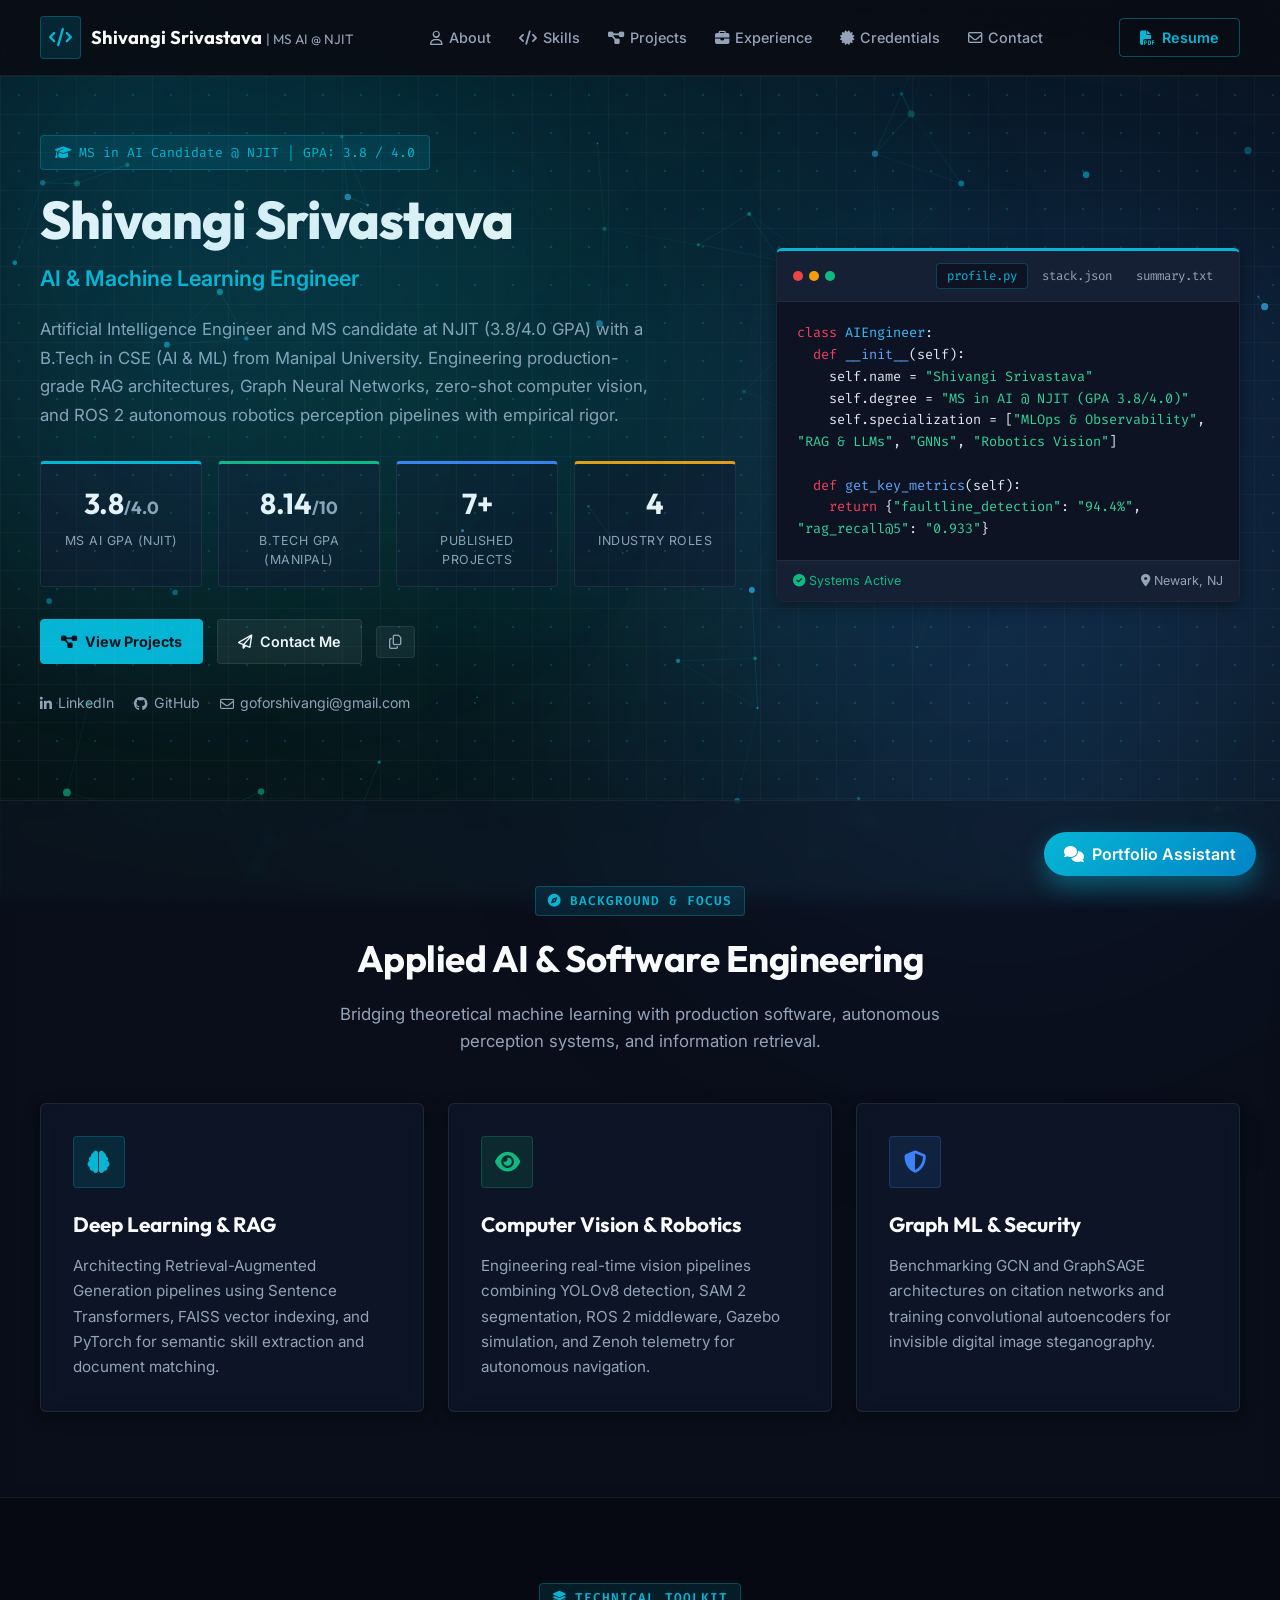
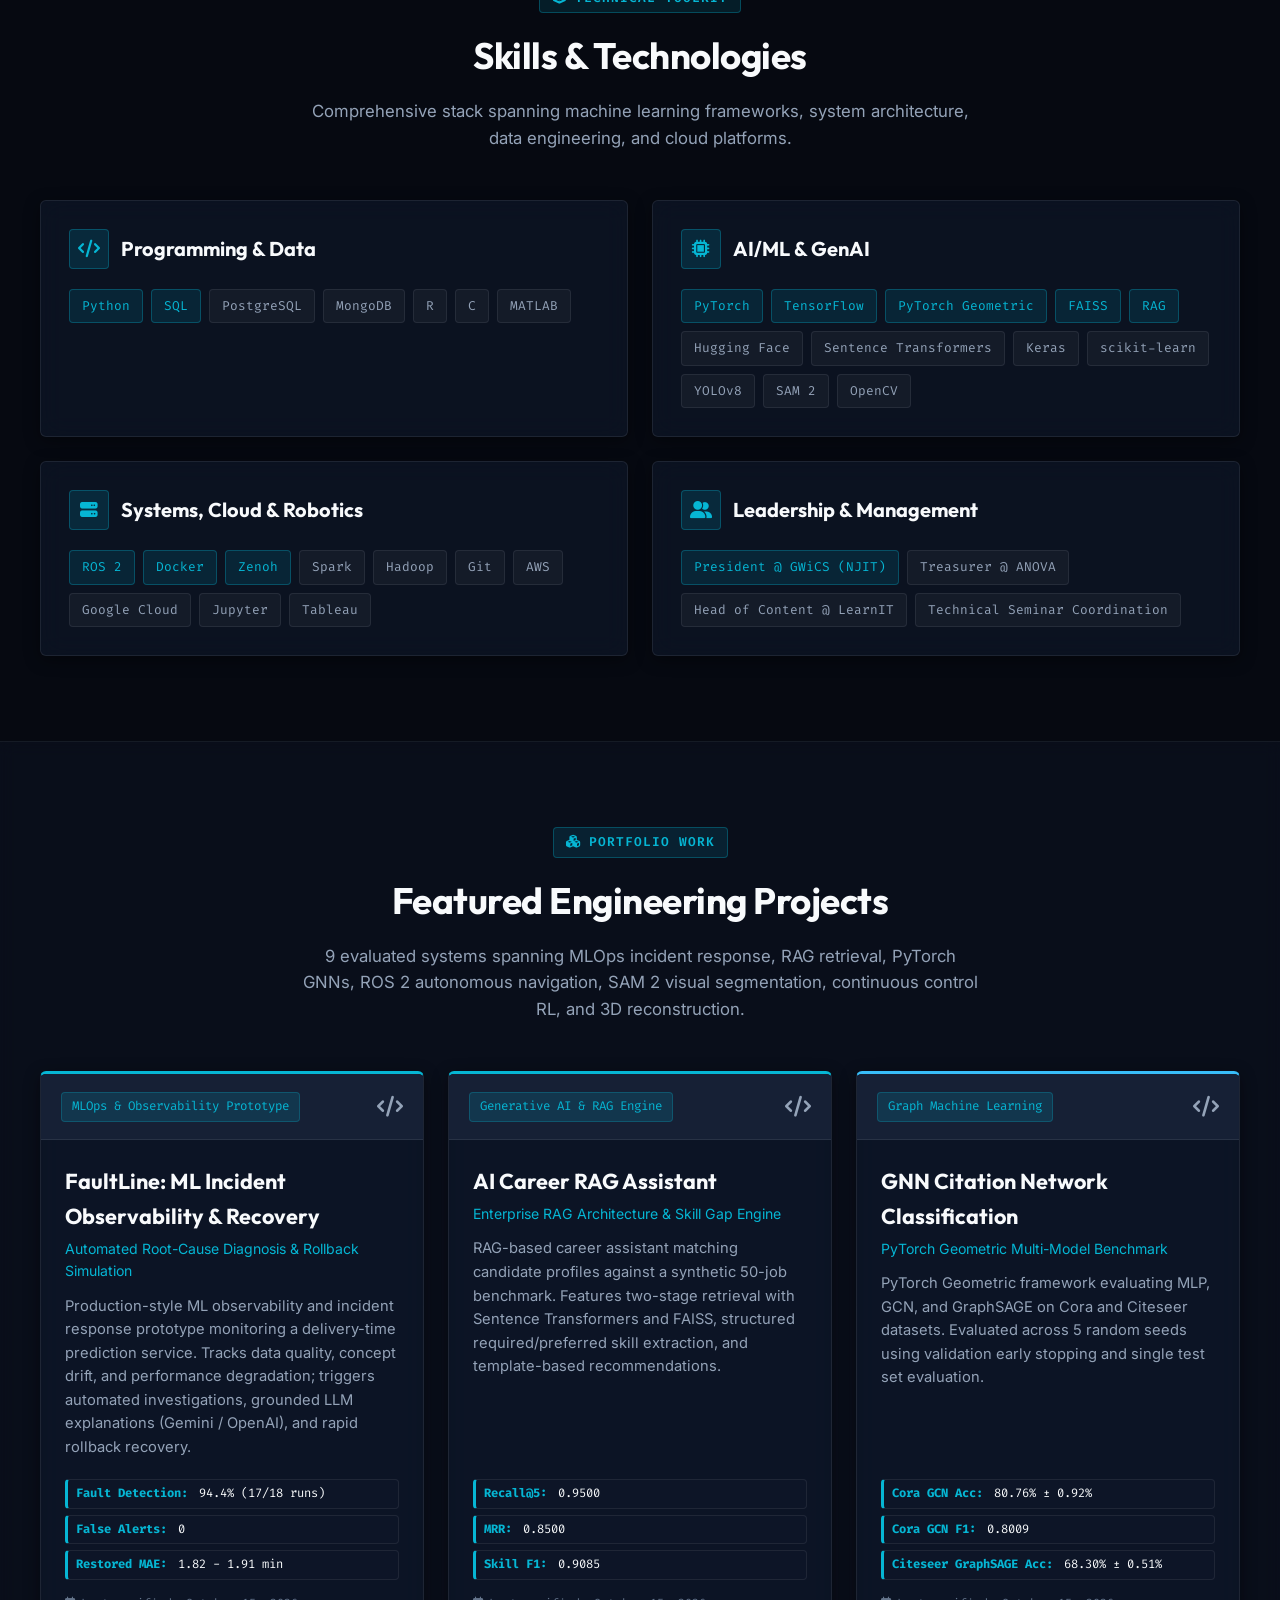
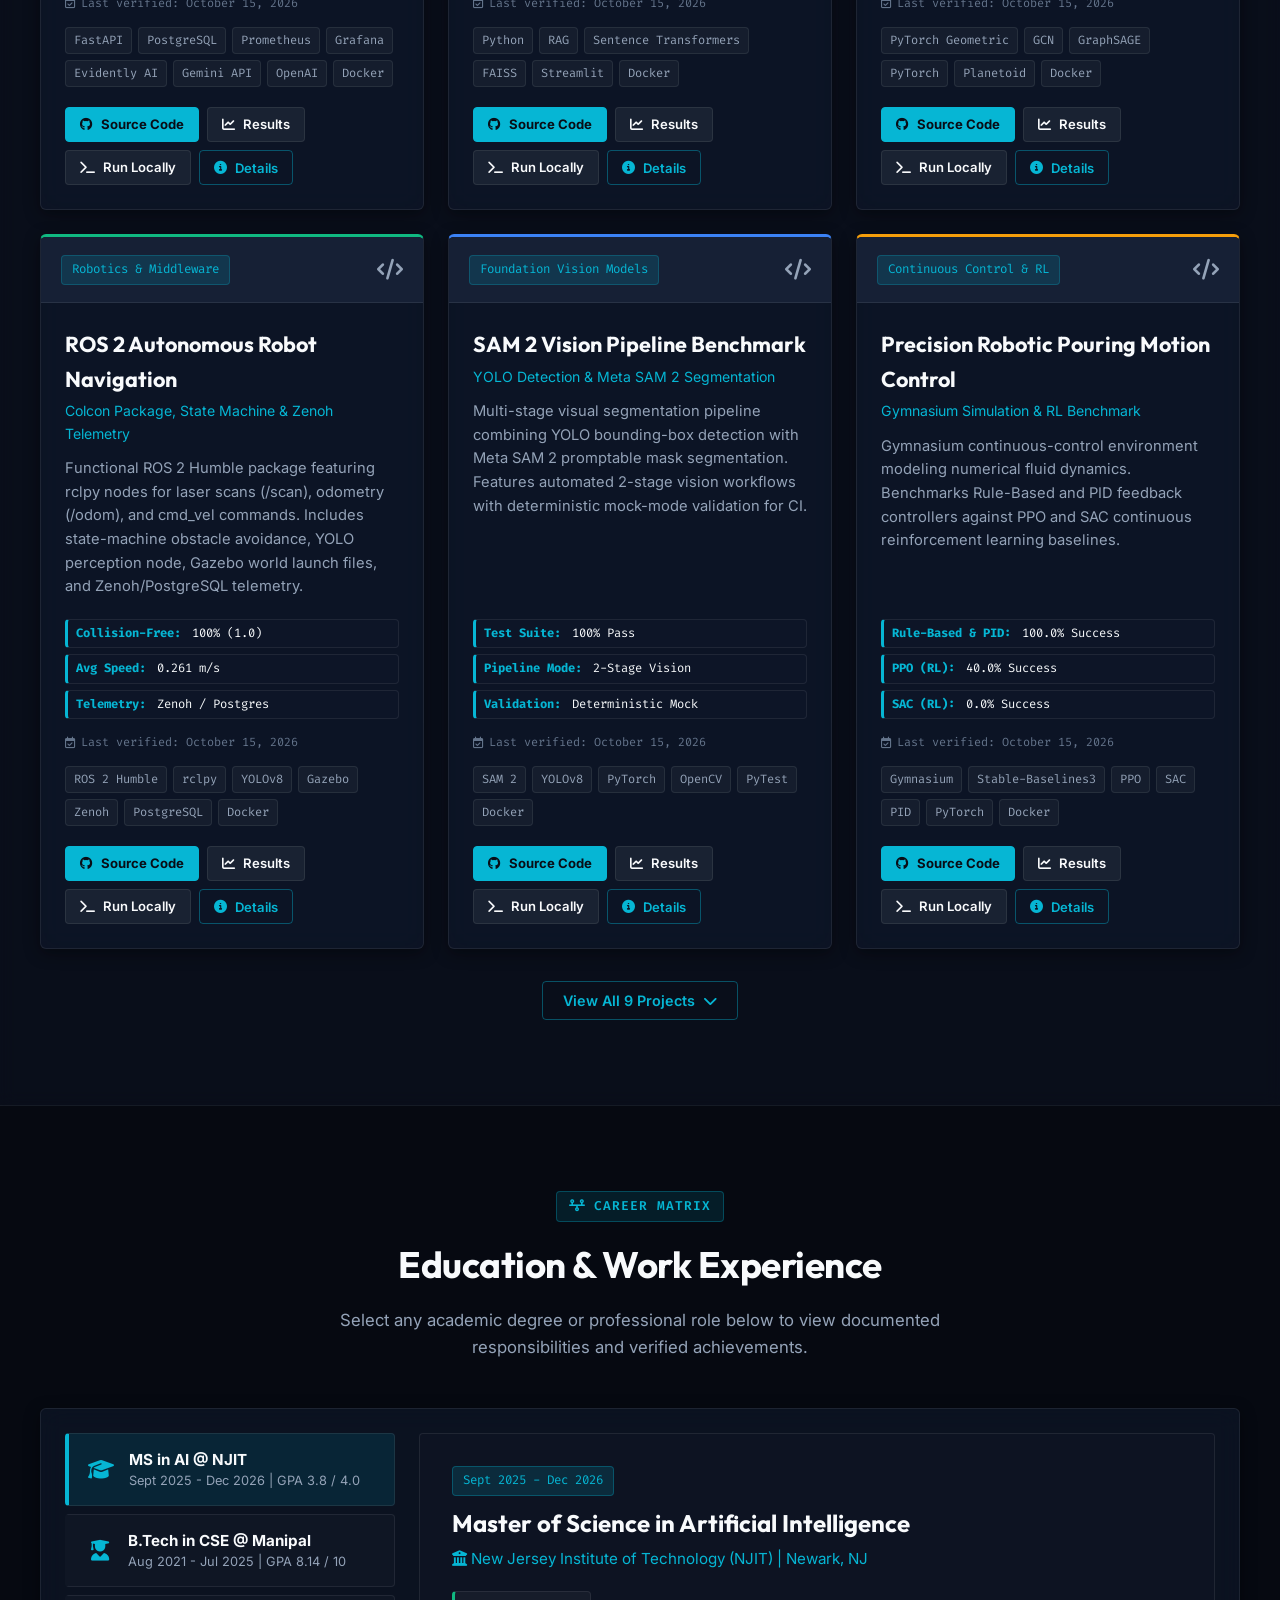
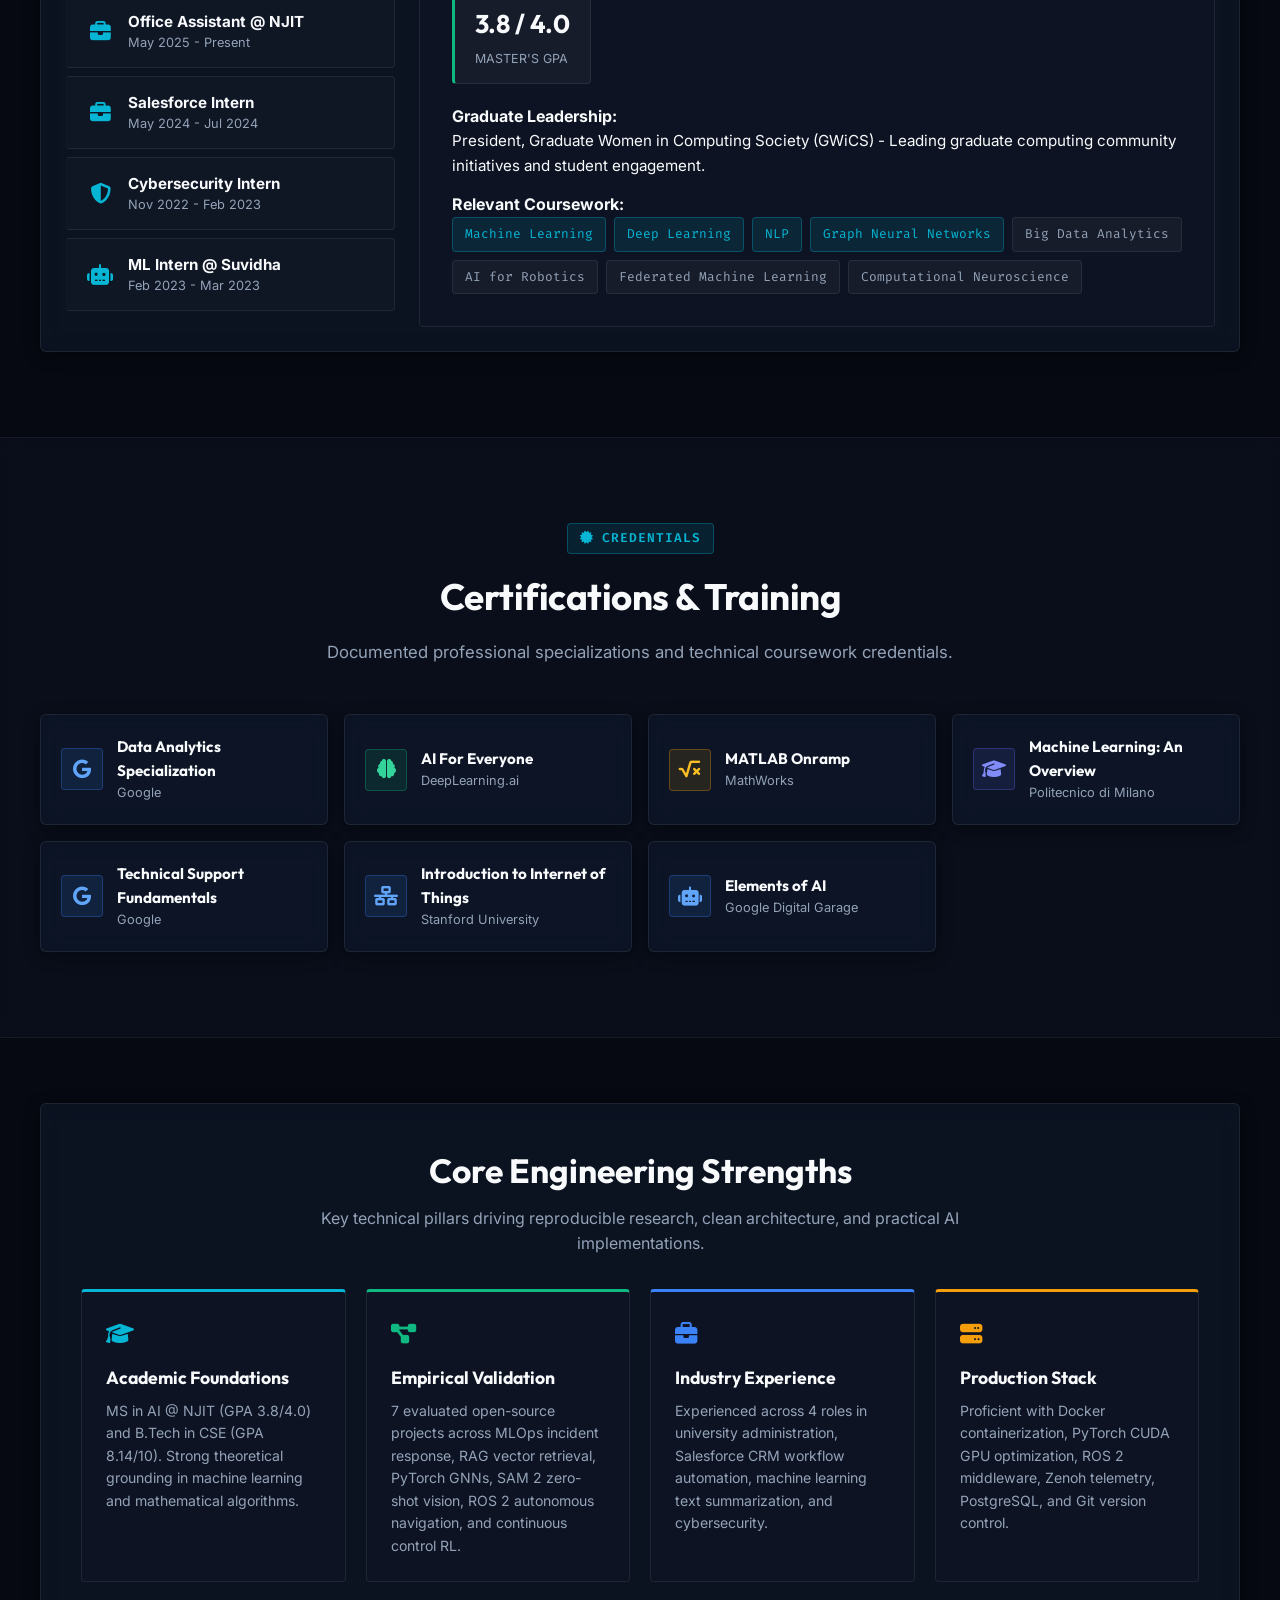
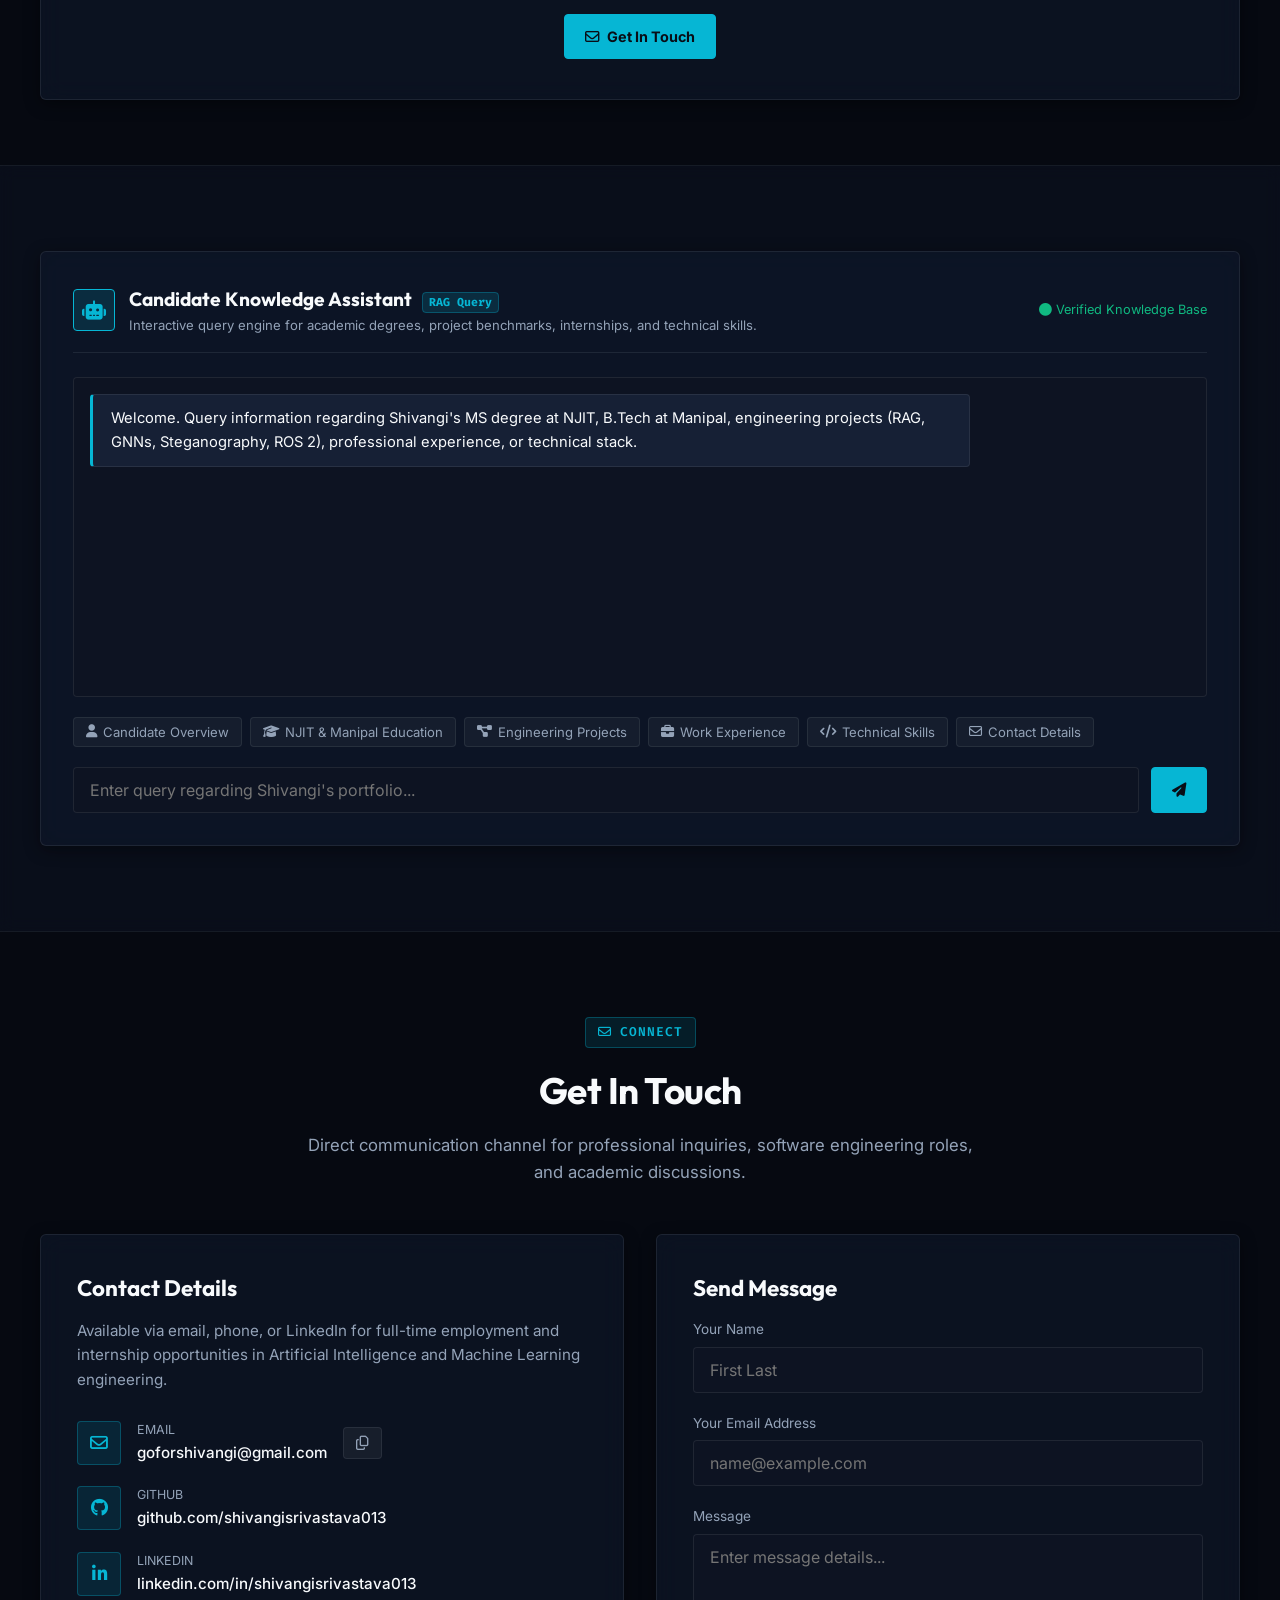
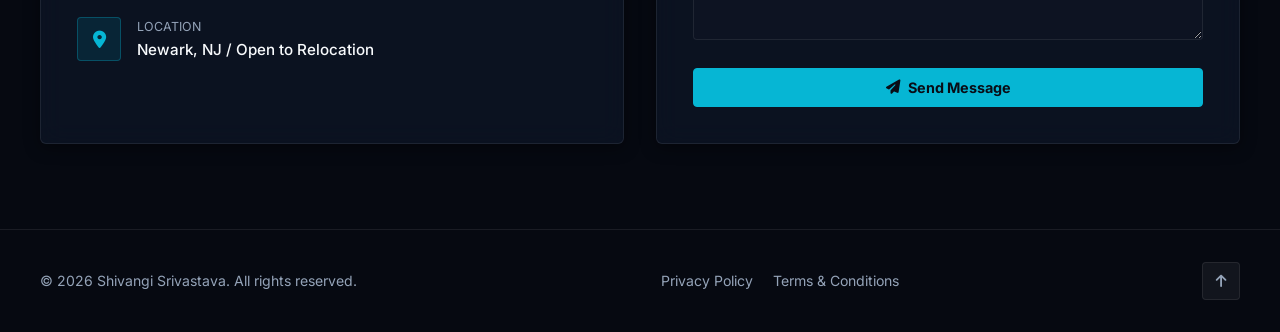
<file: index.html>
<!DOCTYPE html>
<html lang="en">
<head>
  <meta charset="UTF-8" />
  <meta name="viewport" content="width=device-width, initial-scale=1.0" />
  <meta name="description" content="Shivangi Srivastava - AI & Machine Learning Engineer | MS in Artificial Intelligence at NJIT. Specializing in RAG, Deep Learning, Graph Neural Networks, and Autonomous Vision Pipelines." />
  <title>Shivangi Srivastava - MS in AI @ NJIT | Portfolio</title>
  <link rel="canonical" href="https://shivangisrivastava013.github.io/shivangi-portfolio/" />
  <link rel="icon" type="image/svg+xml" href="favicon.svg" />
  <!-- Google Fonts -->
  <link rel="preconnect" href="https://fonts.googleapis.com">
  <link rel="preconnect" href="https://fonts.gstatic.com" crossorigin>
  <link href="https://fonts.googleapis.com/css2?family=Inter:wght@300;400;500;600;700&family=Outfit:wght@400;500;600;700;800&family=Fira+Code:wght@400;500&display=swap" rel="stylesheet">
  <!-- FontAwesome Icons -->
  <link rel="stylesheet" href="https://cdnjs.cloudflare.com/ajax/libs/font-awesome/6.4.0/css/all.min.css" />
  <link rel="stylesheet" href="style.css?v=8.0" />
</head>
<body>

  <!-- Interactive Laser Pointer Light -->
  <div id="laserPointer"></div>
  <div id="laserCore"></div>

  <!-- Dynamic Neural Network Background Canvas & Tech Grid -->
  <canvas id="bgCanvas"></canvas>
  <div class="bg-glow-blob blob-1"></div>
  <div class="bg-glow-blob blob-2"></div>
  <div class="bg-glow-blob blob-3"></div>
  <div class="bg-glow-blob blob-4"></div>
  <div class="bg-grid-overlay"></div>

  <!-- Navigation Header -->
  <header class="navbar" id="navbar">
    <div class="nav-container">
      <a href="#hero" class="nav-logo">
        <span class="logo-icon"><i class="fa-solid fa-code"></i></span>
        <span class="logo-text">Shivangi Srivastava <span class="logo-sub">| MS AI @ NJIT</span></span>
      </a>

      <nav class="nav-links" id="navLinks">
        <a href="#about" class="nav-link"><i class="fa-regular fa-user"></i> About</a>
        <a href="#skills" class="nav-link"><i class="fa-solid fa-code"></i> Skills</a>
        <a href="#projects" class="nav-link"><i class="fa-solid fa-diagram-project"></i> Projects</a>
        <a href="#experience" class="nav-link"><i class="fa-solid fa-briefcase"></i> Experience</a>
        <a href="#certifications" class="nav-link"><i class="fa-solid fa-certificate"></i> Credentials</a>
        <a href="#contact" class="nav-link"><i class="fa-regular fa-envelope"></i> Contact</a>
      </nav>

      <div class="nav-actions">
        <button class="btn btn-outline" id="openResumeBtn">
          <i class="fa-solid fa-file-pdf"></i> Resume
        </button>
        <button class="menu-toggle" id="menuToggle" aria-label="Toggle Navigation Menu">
          <i class="fa-solid fa-bars"></i>
        </button>
      </div>
    </div>
  </header>

  <main>
    <!-- Hero Section -->
    <section class="hero-section" id="hero">
      <div class="hero-container">
        <div class="hero-content">
          <div class="badge-status">
            <i class="fa-solid fa-graduation-cap"></i> MS in AI Candidate @ NJIT | GPA: 3.8 / 4.0
          </div>

          <h1 class="hero-title">
            Shivangi Srivastava
          </h1>

          <h2 class="hero-subtitle">
            AI & Machine Learning Engineer
          </h2>

          <p class="hero-description">
            Artificial Intelligence Engineer and MS candidate at NJIT (3.8/4.0 GPA) with a B.Tech in CSE (AI & ML) from Manipal University. Engineering production-grade RAG architectures, Graph Neural Networks, zero-shot computer vision, and ROS 2 autonomous robotics perception pipelines with empirical rigor.
          </p>

          <div class="hero-stats">
            <div class="stat-card stat-card-cyan">
              <span class="stat-number">3.8<span class="stat-small">/4.0</span></span>
              <span class="stat-label">MS AI GPA (NJIT)</span>
            </div>
            <div class="stat-card stat-card-emerald">
              <span class="stat-number">8.14<span class="stat-small">/10</span></span>
              <span class="stat-label">B.Tech GPA (Manipal)</span>
            </div>
            <div class="stat-card stat-card-blue">
              <span class="stat-number" id="heroProjectCount">7+</span>
              <span class="stat-label">Published Projects</span>
            </div>
            <div class="stat-card stat-card-amber">
              <span class="stat-number">4</span>
              <span class="stat-label">Industry Roles</span>
            </div>
          </div>

          <div class="hero-cta">
            <a href="#projects" class="btn btn-primary">
              <i class="fa-solid fa-diagram-project"></i> View Projects
            </a>
            <a href="#contact" class="btn btn-secondary">
              <i class="fa-regular fa-paper-plane"></i> Contact Me
            </a>
            <button class="btn btn-icon" id="quickCopyEmailBtn" data-copy="goforshivangi@gmail.com" title="Copy Email">
              <i class="fa-regular fa-copy"></i>
            </button>
          </div>

          <div class="hero-socials">
            <a href="https://www.linkedin.com/in/shivangisrivastava013/" target="_blank" rel="noopener" class="social-link" title="LinkedIn">
              <i class="fa-brands fa-linkedin-in"></i> LinkedIn
            </a>
            <a href="https://github.com/shivangisrivastava013" target="_blank" rel="noopener" class="social-link" title="GitHub">
              <i class="fa-brands fa-github"></i> GitHub
            </a>
            <a href="mailto:goforshivangi@gmail.com" class="social-link" title="Email">
              <i class="fa-regular fa-envelope"></i> goforshivangi@gmail.com
            </a>
          </div>
        </div>

        <div class="hero-visual">
          <div class="ai-avatar-card glass-card">
            <div class="avatar-header">
              <div class="terminal-dots">
                <span class="dot red"></span>
                <span class="dot yellow"></span>
                <span class="dot green"></span>
              </div>
              <div class="terminal-tabs">
                <button type="button" class="term-tab active" onclick="switchTerminalTab('core')">profile.py</button>
                <button type="button" class="term-tab" onclick="switchTerminalTab('stack')">stack.json</button>
                <button type="button" class="term-tab" onclick="switchTerminalTab('pitch')">summary.txt</button>
              </div>
            </div>
            <div class="avatar-body">
              <div class="code-snippet" id="termSnippet">
                <span class="code-keyword">class</span> <span class="code-class">AIEngineer</span>:
                <br>&nbsp;&nbsp;<span class="code-keyword">def</span> <span class="code-func">__init__</span>(self):
                <br>&nbsp;&nbsp;&nbsp;&nbsp;self.name = <span class="code-string">"Shivangi Srivastava"</span>
                <br>&nbsp;&nbsp;&nbsp;&nbsp;self.degree = <span class="code-string">"MS in AI @ NJIT (GPA 3.8/4.0)"</span>
                <br>&nbsp;&nbsp;&nbsp;&nbsp;self.specialization = [<span class="code-string">"MLOps & Observability"</span>, <span class="code-string">"RAG & LLMs"</span>, <span class="code-string">"GNNs"</span>, <span class="code-string">"Robotics Vision"</span>]
                <br><br>&nbsp;&nbsp;<span class="code-keyword">def</span> <span class="code-func">get_key_metrics</span>(self):
                <br>&nbsp;&nbsp;&nbsp;&nbsp;<span class="code-keyword">return</span> {<span class="code-string">"faultline_detection"</span>: <span class="code-string">"94.4%"</span>, <span class="code-string">"rag_recall@5"</span>: <span class="code-string">"0.933"</span>}
              </div>
            </div>
            <div class="avatar-footer">
              <span class="status-indicator"><i class="fa-solid fa-circle-check"></i> Systems Active</span>
              <span class="location-tag"><i class="fa-solid fa-location-dot"></i> Newark, NJ</span>
            </div>
          </div>
        </div>
      </div>
    </section>

    <!-- About Section -->
    <section class="section section-alt about-section" id="about">
      <div class="section-container">
        <div class="section-header text-center">
          <span class="section-badge"><i class="fa-solid fa-compass"></i> BACKGROUND & FOCUS</span>
          <h2 class="section-title">Applied AI & Software Engineering</h2>
          <p class="section-subtitle">Bridging theoretical machine learning with production software, autonomous perception systems, and information retrieval.</p>
        </div>

        <div class="about-grid">
          <div class="about-card glass-card">
            <div class="about-icon"><i class="fa-solid fa-brain"></i></div>
            <h3>Deep Learning & RAG</h3>
            <p>
              Architecting Retrieval-Augmented Generation pipelines using Sentence Transformers, FAISS vector indexing, and PyTorch for semantic skill extraction and document matching.
            </p>
          </div>

          <div class="about-card glass-card about-card-emerald">
            <div class="about-icon"><i class="fa-solid fa-eye"></i></div>
            <h3>Computer Vision & Robotics</h3>
            <p>
              Engineering real-time vision pipelines combining YOLOv8 detection, SAM 2 segmentation, ROS 2 middleware, Gazebo simulation, and Zenoh telemetry for autonomous navigation.
            </p>
          </div>

          <div class="about-card glass-card about-card-blue">
            <div class="about-icon"><i class="fa-solid fa-shield-halved"></i></div>
            <h3>Graph ML & Security</h3>
            <p>
              Benchmarking GCN and GraphSAGE architectures on citation networks and training convolutional autoencoders for invisible digital image steganography.
            </p>
          </div>
        </div>
      </div>
    </section>

    <!-- Technical Skills Section -->
    <section class="section skills-section" id="skills">
      <div class="section-container">
        <div class="section-header text-center">
          <span class="section-badge"><i class="fa-solid fa-layer-group"></i> TECHNICAL TOOLKIT</span>
          <h2 class="section-title">Skills & Technologies</h2>
          <p class="section-subtitle">Comprehensive stack spanning machine learning frameworks, system architecture, data engineering, and cloud platforms.</p>
        </div>

        <div class="skills-categories">
          <!-- Programming & Data -->
          <div class="skill-category-card glass-card">
            <div class="category-header">
              <div class="category-header-icon"><i class="fa-solid fa-code"></i></div>
              <h3>Programming & Data</h3>
            </div>
            <div class="skills-pills">
              <span class="pill primary">Python</span>
              <span class="pill primary">SQL</span>
              <span class="pill">PostgreSQL</span>
              <span class="pill">MongoDB</span>
              <span class="pill">R</span>
              <span class="pill">C</span>
              <span class="pill">MATLAB</span>
            </div>
          </div>

          <!-- AI/ML & GenAI -->
          <div class="skill-category-card glass-card">
            <div class="category-header">
              <div class="category-header-icon"><i class="fa-solid fa-microchip"></i></div>
              <h3>AI/ML & GenAI</h3>
            </div>
            <div class="skills-pills">
              <span class="pill primary">PyTorch</span>
              <span class="pill primary">TensorFlow</span>
              <span class="pill primary">PyTorch Geometric</span>
              <span class="pill primary">FAISS</span>
              <span class="pill primary">RAG</span>
              <span class="pill">Hugging Face</span>
              <span class="pill">Sentence Transformers</span>
              <span class="pill">Keras</span>
              <span class="pill">scikit-learn</span>
              <span class="pill">YOLOv8</span>
              <span class="pill">SAM 2</span>
              <span class="pill">OpenCV</span>
            </div>
          </div>

          <!-- Data Engineering, Systems & Cloud -->
          <div class="skill-category-card glass-card">
            <div class="category-header">
              <div class="category-header-icon"><i class="fa-solid fa-server"></i></div>
              <h3>Systems, Cloud & Robotics</h3>
            </div>
            <div class="skills-pills">
              <span class="pill primary">ROS 2</span>
              <span class="pill primary">Docker</span>
              <span class="pill primary">Zenoh</span>
              <span class="pill">Spark</span>
              <span class="pill">Hadoop</span>
              <span class="pill">Git</span>
              <span class="pill">AWS</span>
              <span class="pill">Google Cloud</span>
              <span class="pill">Jupyter</span>
              <span class="pill">Tableau</span>
            </div>
          </div>

          <!-- Leadership & Governance -->
          <div class="skill-category-card glass-card">
            <div class="category-header">
              <div class="category-header-icon"><i class="fa-solid fa-user-group"></i></div>
              <h3>Leadership & Management</h3>
            </div>
            <div class="skills-pills">
              <span class="pill primary">President @ GWiCS (NJIT)</span>
              <span class="pill">Treasurer @ ANOVA</span>
              <span class="pill">Head of Content @ LearnIT</span>
              <span class="pill">Technical Seminar Coordination</span>
            </div>
          </div>
        </div>
      </div>
    </section>

    <!-- Featured Projects Section -->
    <section class="section section-alt projects-section" id="projects">
      <div class="section-container">
        <div class="section-header text-center">
          <span class="section-badge"><i class="fa-solid fa-cubes"></i> PORTFOLIO WORK</span>
          <h2 class="section-title">Featured Engineering Projects</h2>
          <p class="section-subtitle"><span id="totalProjectsCount">9</span> evaluated systems spanning MLOps incident response, RAG retrieval, PyTorch GNNs, ROS 2 autonomous navigation, SAM 2 visual segmentation, continuous control RL, and 3D reconstruction.</p>
        </div>

        <div class="projects-bento-grid" id="projectsGrid">
          <!-- Dynamic rendering from script.js driven by data/projects.json -->
        </div>

        <div class="text-center" style="margin-top: 32px;" id="moreProjectsContainer">
          <button type="button" id="toggleMoreProjectsBtn" class="btn btn-outline" style="display: inline-flex; align-items: center; gap: 8px;">
            <span id="toggleMoreProjectsText">View All 9 Projects</span> <i id="toggleMoreProjectsIcon" class="fa-solid fa-chevron-down"></i>
          </button>
        </div>
      </div>
    </section>

    <!-- Experience & Education Matrix Section -->
    <section class="section experience-section" id="experience">
      <div class="section-container">
        <div class="section-header text-center">
          <span class="section-badge"><i class="fa-solid fa-timeline"></i> CAREER MATRIX</span>
          <h2 class="section-title">Education & Work Experience</h2>
          <p class="section-subtitle">Select any academic degree or professional role below to view documented responsibilities and verified achievements.</p>
        </div>

        <div class="matrix-wrapper glass-card">
          <!-- Matrix Tab Selectors -->
          <div class="matrix-nav">
            <button type="button" class="matrix-tab active" onclick="switchMatrix('njit')">
              <div class="matrix-tab-icon"><i class="fa-solid fa-graduation-cap"></i></div>
              <div>
                <strong>MS in AI @ NJIT</strong>
                <span>Sept 2025 - Dec 2026 | GPA 3.8 / 4.0</span>
              </div>
            </button>

            <button type="button" class="matrix-tab" onclick="switchMatrix('manipal')">
              <div class="matrix-tab-icon"><i class="fa-solid fa-user-graduate"></i></div>
              <div>
                <strong>B.Tech in CSE @ Manipal</strong>
                <span>Aug 2021 - Jul 2025 | GPA 8.14 / 10</span>
              </div>
            </button>

            <button type="button" class="matrix-tab" onclick="switchMatrix('residence')">
              <div class="matrix-tab-icon"><i class="fa-solid fa-briefcase"></i></div>
              <div>
                <strong>Office Assistant @ NJIT</strong>
                <span>May 2025 - Present</span>
              </div>
            </button>

            <button type="button" class="matrix-tab" onclick="switchMatrix('salesforce')">
              <div class="matrix-tab-icon"><i class="fa-solid fa-briefcase"></i></div>
              <div>
                <strong>Salesforce Intern</strong>
                <span>May 2024 - Jul 2024</span>
              </div>
            </button>

            <button type="button" class="matrix-tab" onclick="switchMatrix('cyber')">
              <div class="matrix-tab-icon"><i class="fa-solid fa-shield-halved"></i></div>
              <div>
                <strong>Cybersecurity Intern</strong>
                <span>Nov 2022 - Feb 2023</span>
              </div>
            </button>

            <button type="button" class="matrix-tab" onclick="switchMatrix('suvidha')">
              <div class="matrix-tab-icon"><i class="fa-solid fa-robot"></i></div>
              <div>
                <strong>ML Intern @ Suvidha</strong>
                <span>Feb 2023 - Mar 2023</span>
              </div>
            </button>
          </div>

          <!-- Matrix Details Panel -->
          <div class="matrix-details" id="matrixDetails">
            <div class="matrix-detail-card">
              <div class="matrix-detail-header">
                <span class="grad-status-badge">Sept 2025 - Dec 2026</span>
                <h3>Master of Science in Artificial Intelligence</h3>
                <p class="matrix-org"><i class="fa-solid fa-building-columns"></i> New Jersey Institute of Technology (NJIT) | Newark, NJ</p>
              </div>
              <div class="matrix-body">
                <div class="matrix-metric-badge">
                  <span class="m-val">3.8 / 4.0</span>
                  <span class="m-lbl">Master's GPA</span>
                </div>
                <h4>Graduate Leadership:</h4>
                <p style="margin-bottom: 14px; font-size: 0.95rem; color: var(--text-main);">President, Graduate Women in Computing Society (GWiCS) - Leading graduate computing community initiatives and student engagement.</p>
                <h4>Relevant Coursework:</h4>
                <div class="skills-pills">
                  <span class="pill primary">Machine Learning</span>
                  <span class="pill primary">Deep Learning</span>
                  <span class="pill primary">NLP</span>
                  <span class="pill primary">Graph Neural Networks</span>
                  <span class="pill">Big Data Analytics</span>
                  <span class="pill">AI for Robotics</span>
                  <span class="pill">Federated Machine Learning</span>
                  <span class="pill">Computational Neuroscience</span>
                </div>
              </div>
            </div>
          </div>
        </div>
      </div>
    </section>

    <!-- Certifications Section -->
    <section class="section section-alt certs-section" id="certifications">
      <div class="section-container">
        <div class="section-header text-center">
          <span class="section-badge"><i class="fa-solid fa-certificate"></i> CREDENTIALS</span>
          <h2 class="section-title">Certifications & Training</h2>
          <p class="section-subtitle">Documented professional specializations and technical coursework credentials.</p>
        </div>

        <div class="certs-grid">
          <div class="cert-card glass-card">
            <div class="cert-icon-box google"><i class="fa-brands fa-google"></i></div>
            <div class="cert-info">
              <h4>Data Analytics Specialization</h4>
              <p>Google</p>
            </div>
          </div>

          <div class="cert-card glass-card">
            <div class="cert-icon-box deeplearning"><i class="fa-solid fa-brain"></i></div>
            <div class="cert-info">
              <h4>AI For Everyone</h4>
              <p>DeepLearning.ai</p>
            </div>
          </div>

          <div class="cert-card glass-card">
            <div class="cert-icon-box mathworks"><i class="fa-solid fa-square-root-variable"></i></div>
            <div class="cert-info">
              <h4>MATLAB Onramp</h4>
              <p>MathWorks</p>
            </div>
          </div>

          <div class="cert-card glass-card">
            <div class="cert-icon-box politecnico"><i class="fa-solid fa-graduation-cap"></i></div>
            <div class="cert-info">
              <h4>Machine Learning: An Overview</h4>
              <p>Politecnico di Milano</p>
            </div>
          </div>

          <div class="cert-card glass-card">
            <div class="cert-icon-box google"><i class="fa-brands fa-google"></i></div>
            <div class="cert-info">
              <h4>Technical Support Fundamentals</h4>
              <p>Google</p>
            </div>
          </div>

          <div class="cert-card glass-card">
            <div class="cert-icon-box google"><i class="fa-solid fa-network-wired"></i></div>
            <div class="cert-info">
              <h4>Introduction to Internet of Things</h4>
              <p>Stanford University</p>
            </div>
          </div>

          <div class="cert-card glass-card">
            <div class="cert-icon-box google"><i class="fa-solid fa-robot"></i></div>
            <div class="cert-info">
              <h4>Elements of AI</h4>
              <p>Google Digital Garage</p>
            </div>
          </div>
        </div>
      </div>
    </section>

    <!-- Engineering Strengths Section -->
    <section class="section wholesome-section" id="engineering-strengths">
      <div class="section-container">
        <div class="wholesome-card glass-card text-center">
          <h2 class="wholesome-title">Core Engineering Strengths</h2>
          <p class="wholesome-subtitle">Key technical pillars driving reproducible research, clean architecture, and practical AI implementations.</p>

          <div class="wholesome-grid">
            <div class="wholesome-grid-card">
              <div class="wholesome-icon"><i class="fa-solid fa-graduation-cap"></i></div>
              <h4>Academic Foundations</h4>
              <p>MS in AI @ NJIT (GPA 3.8/4.0) and B.Tech in CSE (GPA 8.14/10). Strong theoretical grounding in machine learning and mathematical algorithms.</p>
            </div>
            <div class="wholesome-grid-card" style="border-top-color: var(--accent-emerald);">
              <div class="wholesome-icon" style="color: var(--accent-emerald);"><i class="fa-solid fa-diagram-project"></i></div>
              <h4>Empirical Validation</h4>
              <p><span id="evaluatedProjectsCount">7</span> evaluated open-source projects across MLOps incident response, RAG vector retrieval, PyTorch GNNs, SAM 2 zero-shot vision, ROS 2 autonomous navigation, and continuous control RL.</p>
            </div>
            <div class="wholesome-grid-card" style="border-top-color: var(--accent-blue);">
              <div class="wholesome-icon" style="color: var(--accent-blue);"><i class="fa-solid fa-briefcase"></i></div>
              <h4>Industry Experience</h4>
              <p>Experienced across 4 roles in university administration, Salesforce CRM workflow automation, machine learning text summarization, and cybersecurity.</p>
            </div>
            <div class="wholesome-grid-card" style="border-top-color: var(--accent-amber);">
              <div class="wholesome-icon" style="color: var(--accent-amber);"><i class="fa-solid fa-server"></i></div>
              <h4>Production Stack</h4>
              <p>Proficient with Docker containerization, PyTorch CUDA GPU optimization, ROS 2 middleware, Zenoh telemetry, PostgreSQL, and Git version control.</p>
            </div>
          </div>

          <div class="wholesome-actions">
            <a href="#contact" class="btn btn-primary">
              <i class="fa-regular fa-envelope"></i> Get In Touch
            </a>
          </div>
        </div>
      </div>
    </section>

    <!-- Candidate Knowledge Assistant Section -->
    <section class="section section-alt ai-assistant-section">
      <div class="section-container">
        <div class="ai-chat-wrapper glass-card">
          <div class="chat-header">
            <div class="bot-info">
              <div class="bot-avatar"><i class="fa-solid fa-robot"></i></div>
              <div>
                <h3>Candidate Knowledge Assistant <span class="beta-badge">RAG Query</span></h3>
                <p>Interactive query engine for academic degrees, project benchmarks, internships, and technical skills.</p>
              </div>
            </div>
            <span class="online-status"><i class="fa-solid fa-circle"></i> Verified Knowledge Base</span>
          </div>

          <div class="chat-messages" id="chatMessages">
            <div class="chat-bubble bot">
              Welcome. Query information regarding Shivangi's MS degree at NJIT, B.Tech at Manipal, engineering projects (RAG, GNNs, Steganography, ROS 2), professional experience, or technical stack.
            </div>
          </div>

          <div class="quick-questions">
            <button type="button" class="quick-btn" onclick="askQuickQuestion('overview', 'Candidate Overview')"><i class="fa-solid fa-user"></i> Candidate Overview</button>
            <button type="button" class="quick-btn" onclick="askQuickQuestion('education', 'NJIT & Manipal Education')"><i class="fa-solid fa-graduation-cap"></i> NJIT & Manipal Education</button>
            <button type="button" class="quick-btn" onclick="askQuickQuestion('projects', 'Engineering Projects')"><i class="fa-solid fa-diagram-project"></i> Engineering Projects</button>
            <button type="button" class="quick-btn" onclick="askQuickQuestion('experience', 'Work Experience')"><i class="fa-solid fa-briefcase"></i> Work Experience</button>
            <button type="button" class="quick-btn" onclick="askQuickQuestion('skills', 'Technical Skills')"><i class="fa-solid fa-code"></i> Technical Skills</button>
            <button type="button" class="quick-btn" onclick="askQuickQuestion('contact', 'Contact Details')"><i class="fa-regular fa-envelope"></i> Contact Details</button>
          </div>

          <form class="chat-input-area" id="chatForm">
            <input type="text" id="chatInput" placeholder="Enter query regarding Shivangi's portfolio..." required />
            <button type="submit" class="btn btn-primary"><i class="fa-solid fa-paper-plane"></i></button>
          </form>
        </div>
      </div>
    </section>

    <!-- Contact Section -->
    <section class="section contact-section" id="contact">
      <div class="section-container">
        <div class="section-header text-center">
          <span class="section-badge"><i class="fa-regular fa-envelope"></i> CONNECT</span>
          <h2 class="section-title">Get In Touch</h2>
          <p class="section-subtitle">Direct communication channel for professional inquiries, software engineering roles, and academic discussions.</p>
        </div>

        <div class="contact-grid">
          <div class="contact-info-card glass-card">
            <h3>Contact Details</h3>
            <p>Available via email, phone, or LinkedIn for full-time employment and internship opportunities in Artificial Intelligence and Machine Learning engineering.</p>

            <div class="contact-methods">
              <div class="method-item">
                <div class="method-icon"><i class="fa-regular fa-envelope"></i></div>
                <div>
                  <span class="method-label">Email</span>
                  <a href="mailto:goforshivangi@gmail.com" class="method-val">goforshivangi@gmail.com</a>
                </div>
                <button class="btn btn-icon copy-btn" data-copy="goforshivangi@gmail.com" title="Copy Email">
                  <i class="fa-regular fa-copy"></i>
                </button>
              </div>

              <div class="method-item">
                <div class="method-icon"><i class="fa-brands fa-github"></i></div>
                <div>
                  <span class="method-label">GitHub</span>
                  <a href="https://github.com/shivangisrivastava013" target="_blank" rel="noopener" class="method-val">github.com/shivangisrivastava013</a>
                </div>
              </div>

              <div class="method-item">
                <div class="method-icon"><i class="fa-brands fa-linkedin-in"></i></div>
                <div>
                  <span class="method-label">LinkedIn</span>
                  <a href="https://www.linkedin.com/in/shivangisrivastava013/" target="_blank" rel="noopener" class="method-val">linkedin.com/in/shivangisrivastava013</a>
                </div>
              </div>

              <div class="method-item">
                <div class="method-icon"><i class="fa-solid fa-location-dot"></i></div>
                <div>
                  <span class="method-label">Location</span>
                  <span class="method-val">Newark, NJ / Open to Relocation</span>
                </div>
              </div>
            </div>
          </div>

          <!-- Direct Contact Form -->
          <form class="contact-form glass-card" id="contactForm">
            <input type="hidden" name="_subject" value="New Portfolio Inquiry for Shivangi Srivastava">
            <input type="hidden" name="_captcha" value="false">
            <input type="hidden" name="_template" value="table">
            
            <h3>Send Message</h3>
            <div class="form-group">
              <label for="userName">Your Name</label>
              <input type="text" name="name" id="userName" placeholder="First Last" required />
            </div>

            <div class="form-group">
              <label for="userEmail">Your Email Address</label>
              <input type="email" name="email" id="userEmail" placeholder="name@example.com" required />
            </div>

            <div class="form-group">
              <label for="userMessage">Message</label>
              <textarea name="message" id="userMessage" rows="4" placeholder="Enter message details..." required></textarea>
            </div>

            <button type="submit" class="btn btn-primary btn-full">
              <i class="fa-solid fa-paper-plane"></i> Send Message
            </button>
          </form>
        </div>
      </div>
    </section>
  </main>

  <!-- Footer -->
  <footer class="footer">
    <div class="footer-container">
      <p>&copy; 2026 Shivangi Srivastava. All rights reserved.</p>
      <div style="display: flex; gap: 20px; font-size: 0.88rem;">
        <a href="privacy-policy.html" style="color: var(--text-muted);">Privacy Policy</a>
        <a href="terms-and-conditions.html" style="color: var(--text-muted);">Terms & Conditions</a>
      </div>
      <a href="#hero" class="back-to-top" title="Back to top">
        <i class="fa-solid fa-arrow-up"></i>
      </a>
    </div>
  </footer>

  <!-- Project Details Modal -->
  <div class="modal" id="projectModal">
    <div class="modal-overlay" id="modalOverlay"></div>
    <div class="modal-card glass-card">
      <button class="modal-close" id="modalClose">&times;</button>
      <div class="modal-body" id="modalBody">
        <!-- Content inserted dynamically by JS -->
      </div>
    </div>
  </div>

  <!-- Resume Preview Modal -->
  <div class="modal" id="resumeModal">
    <div class="modal-overlay" id="resumeModalOverlay"></div>
    <div class="modal-card resume-modal-card glass-card">
      <button class="modal-close" id="resumeModalClose">&times;</button>
      <div class="resume-header">
        <h2>Shivangi Srivastava - Curriculum Vitae</h2>
        <div class="resume-actions">
          <a href="mailto:goforshivangi@gmail.com?subject=Resume%20Request" class="btn btn-primary btn-small">
            <i class="fa-solid fa-envelope"></i> Request Official PDF
          </a>
        </div>
      </div>
      <div class="resume-body">
        <div class="resume-text-content">
          <div style="text-align: center; margin-bottom: 20px;">
            <h2 style="font-family: var(--font-heading); color: var(--text-main); font-size: 1.8rem; margin-bottom: 4px;">SHIVANGI SRIVASTAVA</h2>
            <p style="color: var(--accent-cyan); font-size: 0.95rem;">Newark, NJ | goforshivangi@gmail.com | linkedin.com/in/shivangisrivastava013 | github.com/shivangisrivastava013</p>
          </div>

          <hr>
          <h3>EDUCATION</h3>
          <p><strong>New Jersey Institute of Technology (NJIT)</strong> - Newark, NJ (Sept 2025 - Dec 2026)</p>
          <p><em>M.S. in Artificial Intelligence</em> | GPA: 3.8/4.0 | President, Graduate Women in Computing Society (GWiCS)</p>
          <p style="font-size: 0.88rem; color: var(--text-muted); margin-bottom: 12px;">Relevant Coursework: Machine Learning, Deep Learning, NLP, Graph Neural Networks, Big Data Analytics, AI for Robotics, Federated Machine Learning, Computational Neuroscience</p>
          
          <p><strong>Manipal University</strong> - Jaipur, India (Aug 2021 - Jul 2025)</p>
          <p><em>B.Tech. (Hons.) Computer Science Engineering - Artificial Intelligence & Machine Learning</em> | GPA: 8.14/10</p>

          <hr>
          <h3>TECHNICAL SKILLS</h3>
          <p>• <strong>Programming & Data:</strong> Python, R, C, MATLAB, SQL, PostgreSQL, MongoDB</p>
          <p>• <strong>AI/ML & GenAI:</strong> PyTorch, TensorFlow, Keras, scikit-learn, PyTorch Geometric, Hugging Face, Sentence Transformers, FAISS, RAG, YOLOv8, SAM 2, OpenCV</p>
          <p>• <strong>Data Engineering, Systems & Cloud:</strong> Spark, Hadoop, ROS 2, Zenoh, Docker, Git, AWS, Google Cloud, Jupyter, Tableau</p>

          <hr>
          <h3>EXPERIENCE</h3>
          <p>• <strong>New Jersey Institute of Technology Residence Life</strong> - <em>Office Assistant</em> (May 2025 - Present)<br>
          Assist in running the Residence Life Main Office by responding to questions from residents, maintaining records, fulfilling administrative queries, and directing concerns while maintaining confidentiality of student records. Collaborate with staff to manage day-to-day issues and escalate emergencies.</p>

          <p>• <strong>Salesforce x SmartInternz</strong> - <em>Salesforce Intern</em> (May 2024 - Jul 2024)<br>
          Created and configured Salesforce applications with 3 key automation and reporting components (workflows, validation rules, dashboards). Implemented CRM processes end-to-end by translating business requirements into Salesforce configurations.</p>

          <p>• <strong>Cyber Secured India</strong> - <em>Cybersecurity Training Intern</em> (Nov 2022 - Feb 2023)<br>
          Engaged in ethical hacking, vulnerability assessments, penetration testing, and secure network configurations through practical lab exercises. Coordinated 20+ national webinars related to cybersecurity awareness and enhanced audience participation by 40%.</p>

          <p>• <strong>Suvidha Mahila Mandal</strong> - <em>Machine Learning Intern</em> (Feb 2023 - Mar 2023)<br>
          Developed text summarization models using MeanSum architecture in Python and TensorFlow, applying neural methods for extractive and abstractive summarization. Conducted literature reviews on neural summarization and analyzed model behavior.</p>

          <hr>
          <h3>PROJECTS</h3>
          <p>• <strong>FaultLine: ML Incident Observability & Recovery</strong> | FastAPI, PostgreSQL, Prometheus, Grafana, Evidently AI, Gemini API, Docker<br>
          Operational ML incident response prototype monitoring a delivery-time prediction service. Tracks data quality, concept drift, and performance degradation; triggers automated investigations, grounded LLM explanations, and rapid rollback recovery (94.4% fault detection across 18 injected-fault runs, with zero false alerts across three clean-control runs, restored MAE 1.82 - 1.91 min).</p>

          <p>• <strong>AI Career RAG Assistant</strong> | Python, RAG, Sentence Transformers, FAISS, Streamlit, Docker<br>
          Built an enterprise RAG system matching candidate profiles against a 50-job benchmark. Reached 0.9333 Recall@5, 0.8367 MRR, and 0.9085 F1 score for structured required/preferred skill extraction.</p>

          <p>• <strong>GNN Citation Network Classification</strong> | PyTorch Geometric, GCN, GraphSAGE, PyTorch, Docker<br>
          Evaluated GCN and GraphSAGE models on Cora and Citeseer datasets across 5 random seeds with early stopping. Achieved 80.72% ± 0.93% Cora accuracy (0.8007 Macro F1) and 68.30% ± 0.51% Citeseer accuracy.</p>

          <p>• <strong>ROS 2 Autonomous Robot Navigation</strong> | ROS 2 Humble, rclpy, YOLOv8, Gazebo, Zenoh, PostgreSQL, Docker<br>
          Developed a functional ROS 2 Humble package featuring rclpy nodes for /scan, /odom, and /cmd_vel topic streams, state-machine obstacle avoidance, YOLO perception, Gazebo launch files, and Zenoh/PostgreSQL telemetry.</p>

          <p>• <strong>SAM 2 Vision Pipeline Benchmark</strong> | SAM 2, YOLO, PyTorch, OpenCV, PyTest, Docker<br>
          Built a multi-stage visual segmentation pipeline combining YOLO bounding-box detection with Meta SAM 2 promptable mask segmentation, validated with 100% PyTest pass rate in CPU mock mode.</p>

          <p>• <strong>Precision Robotic Pouring Motion Control</strong> | Gymnasium, Stable-Baselines3, PPO, SAC, PID, PyTorch<br>
          Engineered a Gymnasium continuous-control environment modeling fluid dynamics. Benchmarked Rule-Based & PID controllers (100% success rate, MAE 2.9-5.5 ml) against PPO (40% success) and SAC baselines.</p>

          <p>• <strong>NLP Transformer Summarizer & Sentiment Workbench</strong> | Hugging Face, BART, Flan-T5, ROUGE, Streamlit<br>
          Designed a long-document summarization workbench with token-aware chunking, hierarchical BART and Flan-T5 support, threshold-based neutral sentiment handling, transparent fallback reporting, and ROUGE evaluation.</p>

          <p>• <strong>ShadowTag - Image Watermarking</strong> | Python, PyTorch, Autoencoders, OpenCV<br>
          Designed a convolutional autoencoder embedding invisible watermarks into images. Reached 34.7 dB PSNR, 0.96 SSIM, and 94.2% watermark recovery post-distortion.</p>

          <p>• <strong>NeuralScene 3DGS Room Reconstruction</strong> | COLMAP, 3DGS, gsplat, PyTorch<br>
          Reconstructed room interior spaces from Polycam images using COLMAP camera poses and 3D Gaussian Splatting with gsplat (29.8 dB PSNR, 0.94 SSIM).</p>

          <hr>
          <h3>LEADERSHIP & ACTIVITIES</h3>
          <p>• <strong>President:</strong> Graduate Women in Computing Society (GWiCS), NJIT - Lead graduate computing community initiatives and student engagement.</p>
          <p>• <strong>Treasurer:</strong> ANOVA - Data Science Departmental Club, Manipal University.</p>
          <p>• <strong>Head of Content:</strong> LearnIT - Official IT Department Club, Manipal University.</p>
        </div>
      </div>
    </div>
  </div>

  <!-- Toast Notification Container -->
  <div class="toast" id="toast">Copied to clipboard.</div>

  <script src="script.js?v=20.0"></script>
</body>
</html>
</file>
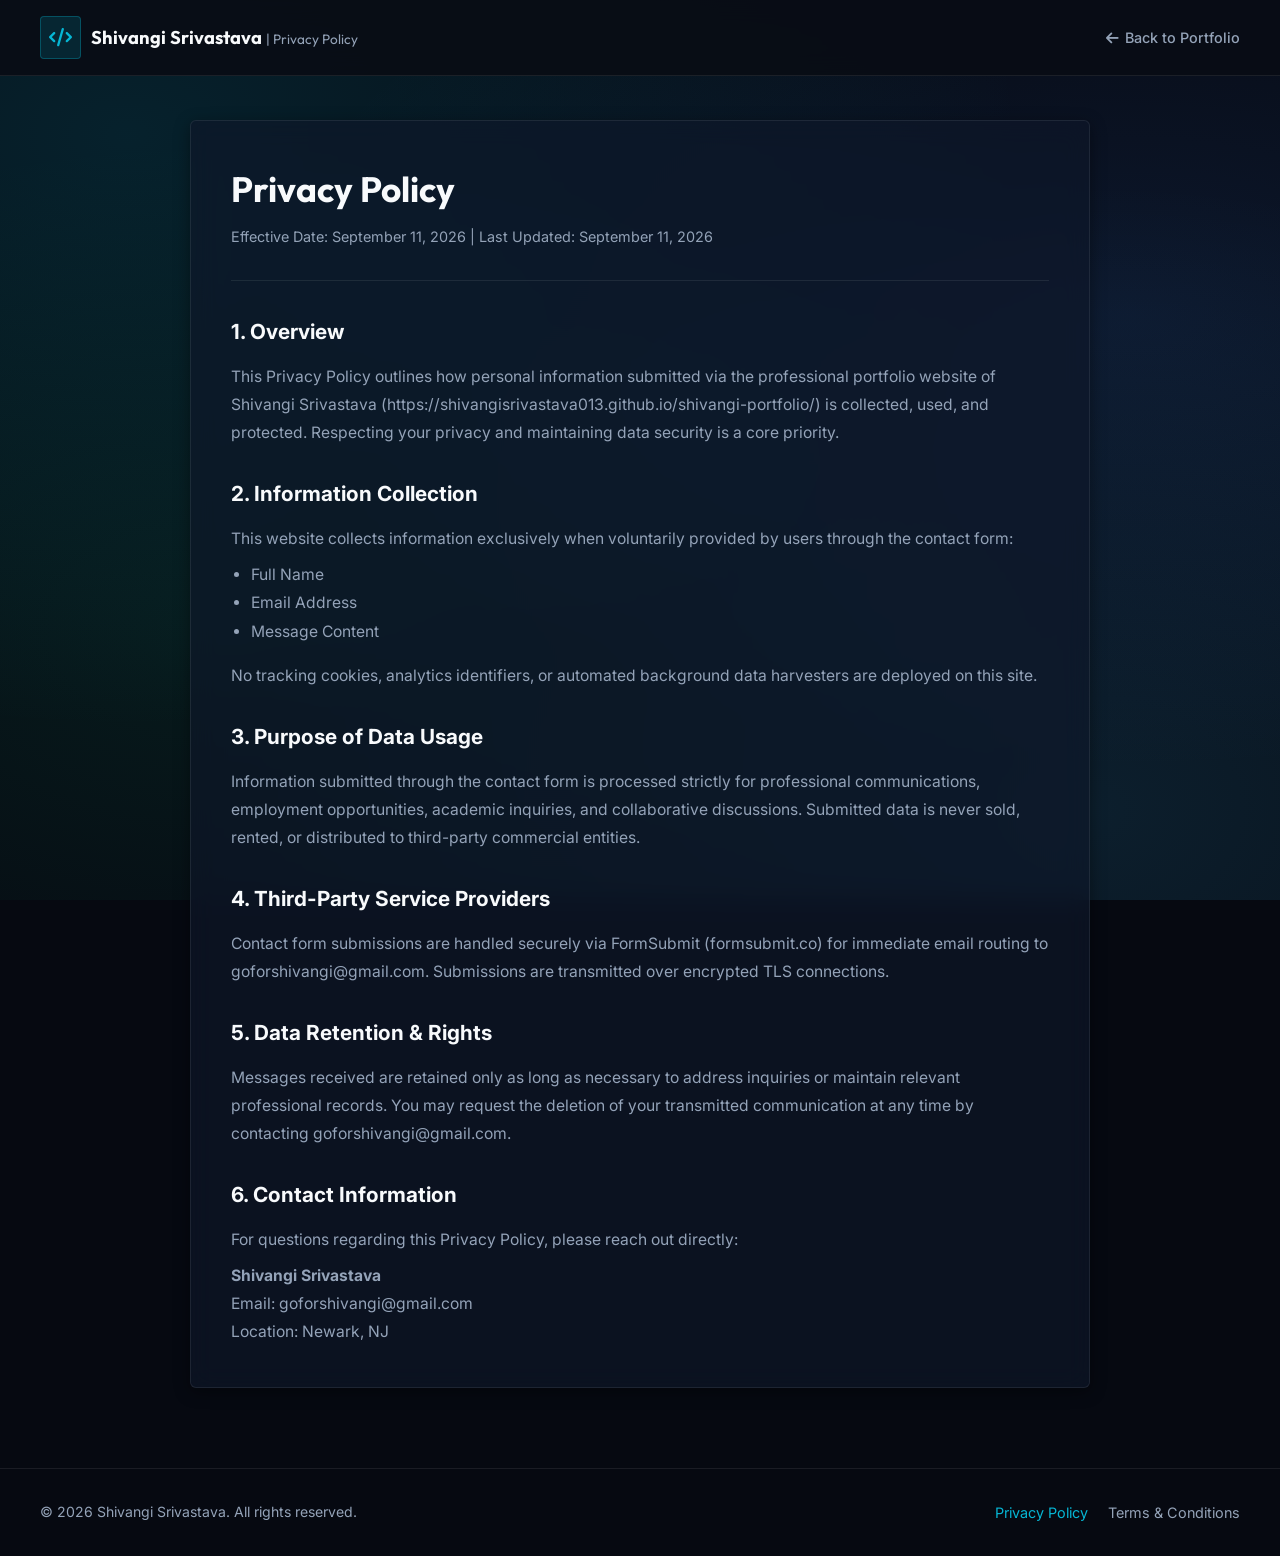
<file: privacy-policy.html>
<!DOCTYPE html>
<html lang="en">
<head>
  <meta charset="UTF-8" />
  <meta name="viewport" content="width=device-width, initial-scale=1.0" />
  <meta name="description" content="Privacy Policy - Shivangi Srivastava Portfolio" />
  <title>Privacy Policy - Shivangi Srivastava</title>
  <link rel="canonical" href="https://shivangisrivastava013.github.io/shivangi-portfolio/privacy-policy.html" />
  <link rel="icon" type="image/svg+xml" href="favicon.svg" />
  <!-- Google Fonts -->
  <link rel="preconnect" href="https://fonts.googleapis.com">
  <link rel="preconnect" href="https://fonts.gstatic.com" crossorigin>
  <link href="https://fonts.googleapis.com/css2?family=Inter:wght@300;400;500;600;700&family=Outfit:wght@400;500;600;700&family=Fira+Code:wght@400;500&display=swap" rel="stylesheet">
  <!-- FontAwesome Icons -->
  <link rel="stylesheet" href="https://cdnjs.cloudflare.com/ajax/libs/font-awesome/6.4.0/css/all.min.css" />
  <link rel="stylesheet" href="style.css?v=5.0" />
</head>
<body>
  <!-- Header -->
  <header class="navbar" id="navbar">
    <div class="nav-container">
      <a href="index.html" class="nav-logo">
        <span class="logo-icon"><i class="fa-solid fa-code"></i></span>
        <span class="logo-text">Shivangi Srivastava <span class="logo-sub">| Privacy Policy</span></span>
      </a>
      <nav class="nav-links">
        <a href="index.html" class="nav-link"><i class="fa-solid fa-arrow-left"></i> Back to Portfolio</a>
      </nav>
    </div>
  </header>

  <main style="padding-top: 120px; padding-bottom: 80px;">
    <div class="section-container" style="max-width: 900px;">
      <div class="glass-card" style="padding: 40px;">
        <h1 style="font-family: var(--font-heading); font-size: 2.2rem; margin-bottom: 8px; color: var(--text-main);">Privacy Policy</h1>
        <p style="color: var(--text-muted); font-size: 0.9rem; margin-bottom: 32px;">Effective Date: September 11, 2026 | Last Updated: September 11, 2026</p>

        <hr style="border: none; border-top: 1px solid var(--border-glass); margin-bottom: 32px;">

        <div style="color: var(--text-muted); line-height: 1.8; font-size: 0.98rem;">
          <h2 style="color: var(--text-main); font-size: 1.3rem; margin-top: 24px; margin-bottom: 12px;">1. Overview</h2>
          <p>This Privacy Policy outlines how personal information submitted via the professional portfolio website of Shivangi Srivastava (https://shivangisrivastava013.github.io/shivangi-portfolio/) is collected, used, and protected. Respecting your privacy and maintaining data security is a core priority.</p>

          <h2 style="color: var(--text-main); font-size: 1.3rem; margin-top: 28px; margin-bottom: 12px;">2. Information Collection</h2>
          <p>This website collects information exclusively when voluntarily provided by users through the contact form:</p>
          <ul style="padding-left: 20px; margin-top: 8px; margin-bottom: 16px;">
            <li>Full Name</li>
            <li>Email Address</li>
            <li>Message Content</li>
          </ul>
          <p>No tracking cookies, analytics identifiers, or automated background data harvesters are deployed on this site.</p>

          <h2 style="color: var(--text-main); font-size: 1.3rem; margin-top: 28px; margin-bottom: 12px;">3. Purpose of Data Usage</h2>
          <p>Information submitted through the contact form is processed strictly for professional communications, employment opportunities, academic inquiries, and collaborative discussions. Submitted data is never sold, rented, or distributed to third-party commercial entities.</p>

          <h2 style="color: var(--text-main); font-size: 1.3rem; margin-top: 28px; margin-bottom: 12px;">4. Third-Party Service Providers</h2>
          <p>Contact form submissions are handled securely via FormSubmit (formsubmit.co) for immediate email routing to goforshivangi@gmail.com. Submissions are transmitted over encrypted TLS connections.</p>

          <h2 style="color: var(--text-main); font-size: 1.3rem; margin-top: 28px; margin-bottom: 12px;">5. Data Retention & Rights</h2>
          <p>Messages received are retained only as long as necessary to address inquiries or maintain relevant professional records. You may request the deletion of your transmitted communication at any time by contacting goforshivangi@gmail.com.</p>

          <h2 style="color: var(--text-main); font-size: 1.3rem; margin-top: 28px; margin-bottom: 12px;">6. Contact Information</h2>
          <p>For questions regarding this Privacy Policy, please reach out directly:</p>
          <p style="margin-top: 8px;"><strong>Shivangi Srivastava</strong><br>Email: goforshivangi@gmail.com<br>Location: Newark, NJ</p>
        </div>
      </div>
    </div>
  </main>

  <footer class="footer">
    <div class="footer-container" style="display: flex; justify-content: space-between; align-items: center; flex-wrap: wrap; gap: 16px;">
      <p>&copy; 2026 Shivangi Srivastava. All rights reserved.</p>
      <div style="display: flex; gap: 20px; font-size: 0.9rem;">
        <a href="privacy-policy.html" style="color: var(--accent-cyan);">Privacy Policy</a>
        <a href="terms-and-conditions.html" style="color: var(--text-muted);">Terms & Conditions</a>
      </div>
    </div>
  </footer>
</body>
</html>
</file>
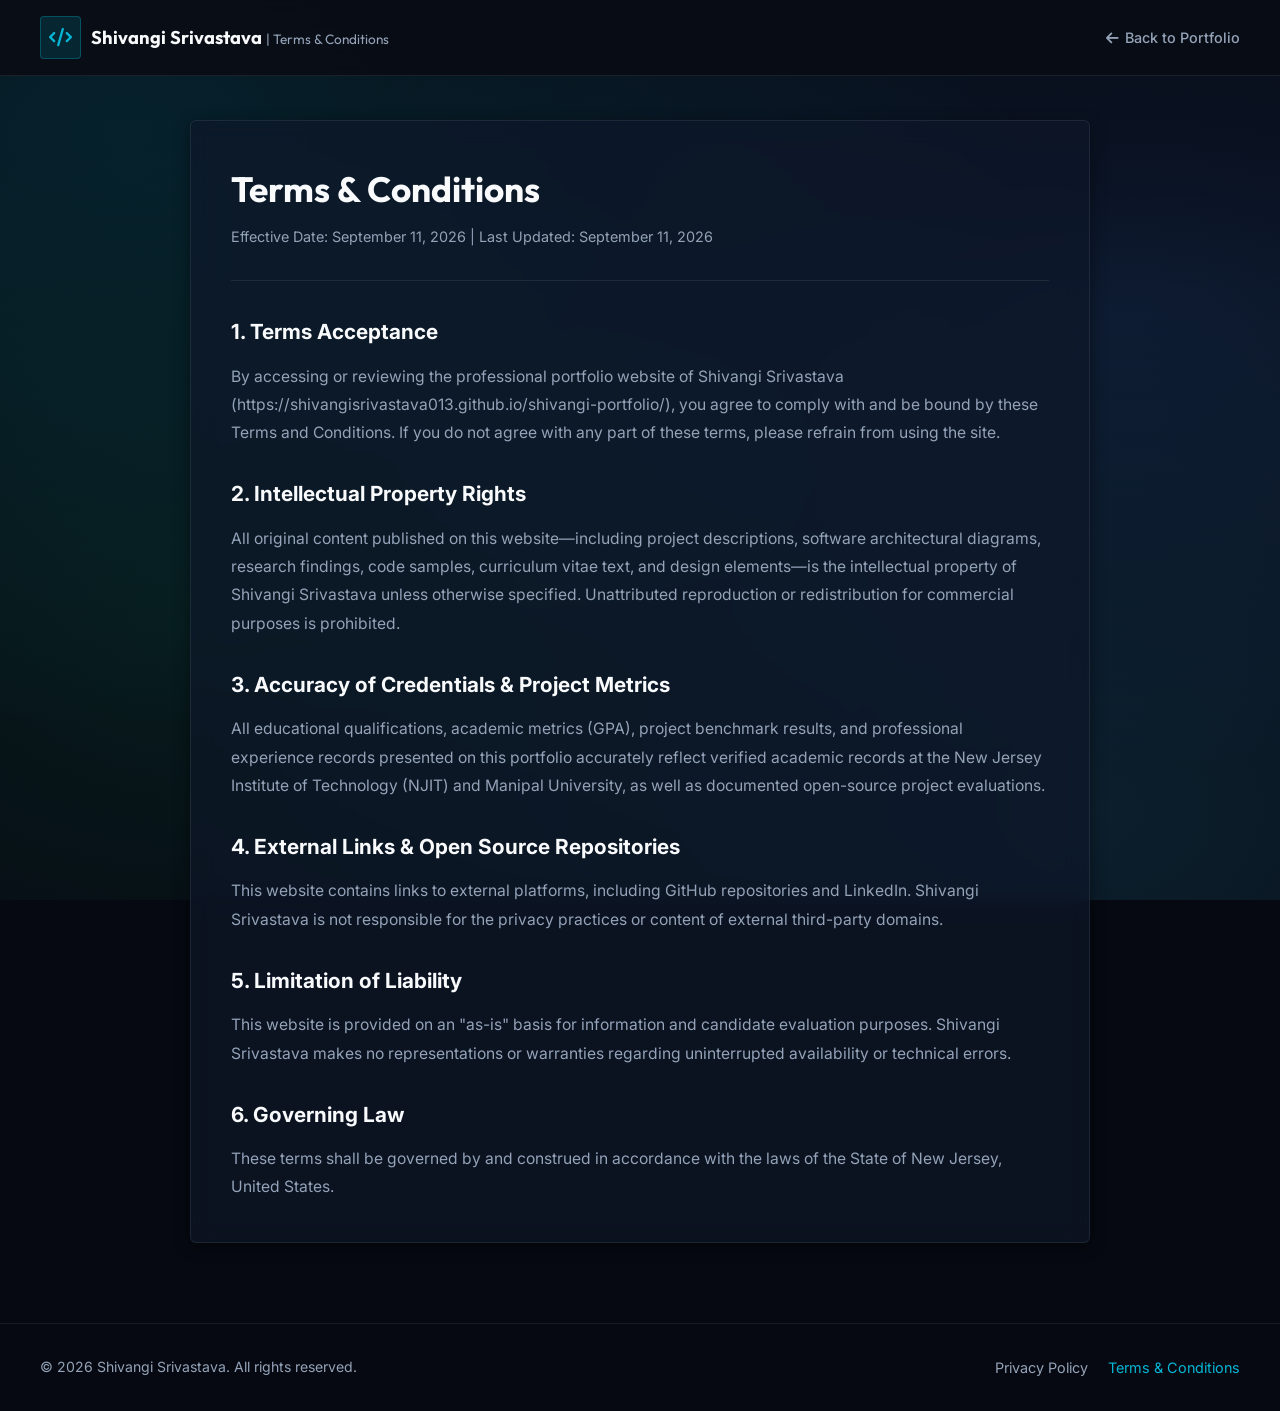
<file: terms-and-conditions.html>
<!DOCTYPE html>
<html lang="en">
<head>
  <meta charset="UTF-8" />
  <meta name="viewport" content="width=device-width, initial-scale=1.0" />
  <meta name="description" content="Terms and Conditions - Shivangi Srivastava Portfolio" />
  <title>Terms & Conditions - Shivangi Srivastava</title>
  <link rel="canonical" href="https://shivangisrivastava013.github.io/shivangi-portfolio/terms-and-conditions.html" />
  <link rel="icon" type="image/svg+xml" href="favicon.svg" />
  <!-- Google Fonts -->
  <link rel="preconnect" href="https://fonts.googleapis.com">
  <link rel="preconnect" href="https://fonts.gstatic.com" crossorigin>
  <link href="https://fonts.googleapis.com/css2?family=Inter:wght@300;400;500;600;700&family=Outfit:wght@400;500;600;700&family=Fira+Code:wght@400;500&display=swap" rel="stylesheet">
  <!-- FontAwesome Icons -->
  <link rel="stylesheet" href="https://cdnjs.cloudflare.com/ajax/libs/font-awesome/6.4.0/css/all.min.css" />
  <link rel="stylesheet" href="style.css?v=5.0" />
</head>
<body>
  <!-- Header -->
  <header class="navbar" id="navbar">
    <div class="nav-container">
      <a href="index.html" class="nav-logo">
        <span class="logo-icon"><i class="fa-solid fa-code"></i></span>
        <span class="logo-text">Shivangi Srivastava <span class="logo-sub">| Terms & Conditions</span></span>
      </a>
      <nav class="nav-links">
        <a href="index.html" class="nav-link"><i class="fa-solid fa-arrow-left"></i> Back to Portfolio</a>
      </nav>
    </div>
  </header>

  <main style="padding-top: 120px; padding-bottom: 80px;">
    <div class="section-container" style="max-width: 900px;">
      <div class="glass-card" style="padding: 40px;">
        <h1 style="font-family: var(--font-heading); font-size: 2.2rem; margin-bottom: 8px; color: var(--text-main);">Terms & Conditions</h1>
        <p style="color: var(--text-muted); font-size: 0.9rem; margin-bottom: 32px;">Effective Date: September 11, 2026 | Last Updated: September 11, 2026</p>

        <hr style="border: none; border-top: 1px solid var(--border-glass); margin-bottom: 32px;">

        <div style="color: var(--text-muted); line-height: 1.8; font-size: 0.98rem;">
          <h2 style="color: var(--text-main); font-size: 1.3rem; margin-top: 24px; margin-bottom: 12px;">1. Terms Acceptance</h2>
          <p>By accessing or reviewing the professional portfolio website of Shivangi Srivastava (https://shivangisrivastava013.github.io/shivangi-portfolio/), you agree to comply with and be bound by these Terms and Conditions. If you do not agree with any part of these terms, please refrain from using the site.</p>

          <h2 style="color: var(--text-main); font-size: 1.3rem; margin-top: 28px; margin-bottom: 12px;">2. Intellectual Property Rights</h2>
          <p>All original content published on this website—including project descriptions, software architectural diagrams, research findings, code samples, curriculum vitae text, and design elements—is the intellectual property of Shivangi Srivastava unless otherwise specified. Unattributed reproduction or redistribution for commercial purposes is prohibited.</p>

          <h2 style="color: var(--text-main); font-size: 1.3rem; margin-top: 28px; margin-bottom: 12px;">3. Accuracy of Credentials & Project Metrics</h2>
          <p>All educational qualifications, academic metrics (GPA), project benchmark results, and professional experience records presented on this portfolio accurately reflect verified academic records at the New Jersey Institute of Technology (NJIT) and Manipal University, as well as documented open-source project evaluations.</p>

          <h2 style="color: var(--text-main); font-size: 1.3rem; margin-top: 28px; margin-bottom: 12px;">4. External Links & Open Source Repositories</h2>
          <p>This website contains links to external platforms, including GitHub repositories and LinkedIn. Shivangi Srivastava is not responsible for the privacy practices or content of external third-party domains.</p>

          <h2 style="color: var(--text-main); font-size: 1.3rem; margin-top: 28px; margin-bottom: 12px;">5. Limitation of Liability</h2>
          <p>This website is provided on an "as-is" basis for information and candidate evaluation purposes. Shivangi Srivastava makes no representations or warranties regarding uninterrupted availability or technical errors.</p>

          <h2 style="color: var(--text-main); font-size: 1.3rem; margin-top: 28px; margin-bottom: 12px;">6. Governing Law</h2>
          <p>These terms shall be governed by and construed in accordance with the laws of the State of New Jersey, United States.</p>
        </div>
      </div>
    </div>
  </main>

  <footer class="footer">
    <div class="footer-container" style="display: flex; justify-content: space-between; align-items: center; flex-wrap: wrap; gap: 16px;">
      <p>&copy; 2026 Shivangi Srivastava. All rights reserved.</p>
      <div style="display: flex; gap: 20px; font-size: 0.9rem;">
        <a href="privacy-policy.html" style="color: var(--text-muted);">Privacy Policy</a>
        <a href="terms-and-conditions.html" style="color: var(--accent-cyan);">Terms & Conditions</a>
      </div>
    </div>
  </footer>
</body>
</html>
</file>
<file: style.css>
/* ==========================================================================
   Shivangi Srivastava - AI Portfolio Design System & Stylesheet
   ========================================================================== */

/* --- CSS Variables & Multi-Tone Technical Design Tokens --- */
:root {
  --bg-dark: #090d16;
  --bg-surface: #0f172a;
  --bg-surface-alt: #131c31;
  --bg-card: rgba(15, 23, 42, 0.85);
  --bg-card-hover: rgba(30, 41, 59, 0.95);

  --text-main: #f8fafc;
  --text-muted: #94a3b8;
  --text-dim: #64748b;

  --accent-cyan: #06b6d4;
  --accent-emerald: #10b981;
  --accent-blue: #3b82f6;
  --accent-sky: #38bdf8;
  --accent-amber: #f59e0b;
  --accent-indigo: #6366f1;

  --border-glass: rgba(255, 255, 255, 0.08);
  --border-cyan: rgba(6, 182, 212, 0.3);
  --border-emerald: rgba(16, 185, 129, 0.3);
  --border-blue: rgba(59, 130, 246, 0.3);
  --border-amber: rgba(245, 158, 11, 0.3);

  --font-heading: 'Outfit', -apple-system, sans-serif;
  --font-body: 'Inter', -apple-system, sans-serif;
  --font-code: 'Fira Code', monospace;

  --radius-sm: 4px;
  --radius-md: 6px;
  --radius-lg: 10px;
  --radius-full: 6px; /* Strict rectangular/slightly rounded styling - no pill shapes */

  --shadow-sm: 0 4px 16px rgba(0, 0, 0, 0.4);
  --shadow-md: 0 10px 25px rgba(0, 0, 0, 0.5);

  --transition: all 0.22s cubic-bezier(0.4, 0, 0.2, 1);
}

/* --- Base & Reset --- */
*, *::before, *::after {
  box-sizing: border-box;
  margin: 0;
  padding: 0;
}

html {
  scroll-behavior: smooth;
  font-size: 16px;
}

body {
  background-color: #060911;
  background-image: 
    radial-gradient(at 10% 15%, rgba(6, 182, 212, 0.14) 0px, transparent 55%),
    radial-gradient(at 88% 35%, rgba(59, 130, 246, 0.12) 0px, transparent 55%),
    radial-gradient(at 18% 70%, rgba(16, 185, 129, 0.10) 0px, transparent 55%),
    radial-gradient(at 85% 90%, rgba(56, 189, 248, 0.12) 0px, transparent 55%);
  background-attachment: fixed;
  color: var(--text-main);
  font-family: var(--font-body);
  line-height: 1.6;
  overflow-x: hidden;
  position: relative;
}

/* --- Interactive Laser Pointer Cursor Light --- */
#laserPointer {
  position: fixed;
  top: 0;
  left: 0;
  width: 320px;
  height: 320px;
  border-radius: 50%;
  background: radial-gradient(
    circle,
    rgba(6, 182, 212, 0.18) 0%,
    rgba(59, 130, 246, 0.07) 40%,
    rgba(9, 13, 22, 0) 70%
  );
  pointer-events: none;
  z-index: 9998;
  transform: translate3d(-500px, -500px, 0) translate(-50%, -50%);
  transition: opacity 0.3s ease;
  mix-blend-mode: screen;
  will-change: transform;
}

#laserCore {
  position: fixed;
  top: 0;
  left: 0;
  width: 8px;
  height: 8px;
  border-radius: 50%;
  background-color: var(--accent-cyan);
  box-shadow: 0 0 10px var(--accent-cyan), 0 0 20px var(--accent-cyan), 0 0 30px #38bdf8;
  pointer-events: none;
  z-index: 9999;
  transform: translate3d(-500px, -500px, 0) translate(-50%, -50%);
  transition: opacity 0.3s ease;
  will-change: transform;
}

@media (hover: none) and (pointer: coarse) {
  #laserPointer, #laserCore {
    display: none !important;
  }
}

/* --- Ambient Tech Grid, Canvas & Animated Background Orbs --- */
#bgCanvas {
  position: fixed;
  top: 0;
  left: 0;
  width: 100vw;
  height: 100vh;
  pointer-events: none;
  z-index: 0;
  opacity: 0.90;
}

.bg-grid-overlay {
  position: fixed;
  top: 0;
  left: 0;
  width: 100vw;
  height: 100vh;
  background-image: 
    radial-gradient(rgba(6, 182, 212, 0.22) 1.2px, transparent 1.2px),
    linear-gradient(to right, rgba(255, 255, 255, 0.03) 1px, transparent 1px),
    linear-gradient(to bottom, rgba(255, 255, 255, 0.03) 1px, transparent 1px);
  background-size: 38px 38px;
  pointer-events: none;
  z-index: 0;
}

.bg-glow-blob {
  position: fixed;
  border-radius: 50%;
  filter: blur(140px);
  pointer-events: none;
  z-index: 0;
  opacity: 0.22;
  animation: floatBlob 18s ease-in-out infinite alternate;
}

.bg-glow-blob.blob-1 {
  top: -120px;
  left: -120px;
  width: 700px;
  height: 700px;
  background: radial-gradient(circle, var(--accent-cyan) 0%, transparent 70%);
  animation-duration: 20s;
}

.bg-glow-blob.blob-2 {
  bottom: -150px;
  right: -120px;
  width: 800px;
  height: 800px;
  background: radial-gradient(circle, var(--accent-blue) 0%, transparent 70%);
  animation-duration: 24s;
  animation-delay: -6s;
}

.bg-glow-blob.blob-3 {
  top: 40%;
  left: 45%;
  transform: translate(-50%, -50%);
  width: 650px;
  height: 650px;
  background: radial-gradient(circle, var(--accent-emerald) 0%, transparent 70%);
  opacity: 0.15;
  animation-duration: 28s;
  animation-delay: -12s;
}

.bg-glow-blob.blob-4 {
  bottom: 25%;
  left: -100px;
  width: 600px;
  height: 600px;
  background: radial-gradient(circle, var(--accent-sky) 0%, transparent 70%);
  opacity: 0.18;
  animation-duration: 22s;
  animation-delay: -15s;
}

@keyframes floatBlob {
  0% {
    transform: translate(0, 0) scale(1);
  }
  50% {
    transform: translate(50px, -40px) scale(1.1);
  }
  100% {
    transform: translate(-40px, 50px) scale(0.92);
  }
}

a {
  color: inherit;
  text-decoration: none;
  transition: var(--transition);
}

button, input, textarea {
  font-family: inherit;
  font-size: inherit;
}

/* --- Glass Cards & Accents --- */
.glass-card {
  background: rgba(15, 23, 42, 0.65);
  backdrop-filter: blur(12px);
  -webkit-backdrop-filter: blur(12px);
  border: 1px solid var(--border-glass);
  border-radius: var(--radius-md);
  box-shadow: var(--shadow-sm);
  transition: var(--transition);
}

.glass-card:hover {
  background: rgba(30, 41, 59, 0.85);
  border-color: rgba(6, 182, 212, 0.45);
  transform: translateY(-3px);
  box-shadow: var(--shadow-md);
}

/* --- Section Formatting --- */
.section {
  padding: 85px 24px;
  position: relative;
  z-index: 1;
}

.section-alt {
  background-color: rgba(15, 23, 42, 0.40);
  backdrop-filter: blur(8px);
  -webkit-backdrop-filter: blur(8px);
  border-top: 1px solid rgba(255, 255, 255, 0.05);
  border-bottom: 1px solid rgba(255, 255, 255, 0.05);
}

.section-container {
  max-width: 1200px;
  margin: 0 auto;
}

.section-header {
  margin-bottom: 48px;
}

.text-center {
  text-align: center;
}

.section-badge {
  display: inline-flex;
  align-items: center;
  gap: 8px;
  font-family: var(--font-code);
  font-size: 0.8rem;
  font-weight: 600;
  letter-spacing: 1px;
  color: var(--accent-cyan);
  background: rgba(6, 182, 212, 0.12);
  padding: 4px 12px;
  border-radius: var(--radius-sm);
  border: 1px solid rgba(6, 182, 212, 0.3);
  margin-bottom: 14px;
  text-transform: uppercase;
}

.section-title {
  font-family: var(--font-heading);
  font-size: 2.3rem;
  font-weight: 700;
  color: var(--text-main);
  margin-bottom: 12px;
  letter-spacing: -0.5px;
}

.section-subtitle {
  color: var(--text-muted);
  font-size: 1.05rem;
  max-width: 680px;
  margin: 0 auto;
}

/* --- Navigation Header --- */
.navbar {
  position: fixed;
  top: 0;
  left: 0;
  width: 100%;
  z-index: 1000;
  padding: 16px 24px;
  transition: var(--transition);
  background: rgba(9, 13, 22, 0.95);
  backdrop-filter: blur(12px);
  -webkit-backdrop-filter: blur(12px);
  border-bottom: 1px solid var(--border-glass);
}

.nav-container {
  max-width: 1200px;
  margin: 0 auto;
  display: flex;
  justify-content: space-between;
  align-items: center;
}

.nav-logo {
  display: flex;
  align-items: center;
  gap: 10px;
  font-family: var(--font-heading);
  font-weight: 700;
  font-size: 1.15rem;
  color: var(--text-main);
}

.logo-icon {
  color: var(--accent-cyan);
  background: rgba(6, 182, 212, 0.15);
  padding: 6px 8px;
  border-radius: var(--radius-sm);
  border: 1px solid rgba(6, 182, 212, 0.3);
}

.logo-sub {
  font-size: 0.85rem;
  font-weight: 400;
  color: var(--text-muted);
}

.nav-links {
  display: flex;
  gap: 28px;
  align-items: center;
}

.nav-link {
  font-size: 0.9rem;
  font-weight: 500;
  color: var(--text-muted);
  display: flex;
  align-items: center;
  gap: 6px;
}

.nav-link:hover, .nav-link.active {
  color: var(--accent-cyan);
}

.nav-actions {
  display: flex;
  align-items: center;
  gap: 12px;
}

.menu-toggle {
  display: none;
  background: none;
  border: none;
  color: var(--text-main);
  font-size: 1.4rem;
  cursor: pointer;
}

/* --- Buttons --- */
.btn {
  display: inline-flex;
  align-items: center;
  justify-content: center;
  gap: 8px;
  padding: 10px 20px;
  font-size: 0.9rem;
  font-weight: 600;
  border-radius: var(--radius-sm);
  cursor: pointer;
  transition: var(--transition);
  border: 1px solid transparent;
  white-space: nowrap;
}

.btn-primary {
  background: var(--accent-cyan);
  color: #090d16;
  font-weight: 700;
  border-color: var(--accent-cyan);
}

.btn-primary:hover {
  background: #0891b2;
  border-color: #0891b2;
  color: #ffffff;
}

.btn-secondary {
  background: rgba(255, 255, 255, 0.06);
  color: var(--text-main);
  border-color: var(--border-glass);
}

.btn-secondary:hover {
  background: rgba(255, 255, 255, 0.12);
  border-color: rgba(255, 255, 255, 0.2);
  color: #ffffff;
}

.btn-outline {
  background: transparent;
  color: var(--accent-cyan);
  border-color: rgba(6, 182, 212, 0.4);
}

.btn-outline:hover {
  background: rgba(6, 182, 212, 0.12);
  border-color: var(--accent-cyan);
}

.btn-small {
  padding: 6px 14px;
  font-size: 0.82rem;
}

.btn-full {
  width: 100%;
}

.btn-icon {
  padding: 8px 12px;
  background: rgba(255, 255, 255, 0.05);
  border: 1px solid var(--border-glass);
  color: var(--text-muted);
  border-radius: var(--radius-sm);
}

.btn-icon:hover {
  color: var(--text-main);
  border-color: var(--accent-cyan);
}

/* --- Hero Section --- */
.hero-section {
  padding-top: 135px;
  padding-bottom: 85px;
  background-image: radial-gradient(circle at 70% 30%, rgba(6, 182, 212, 0.08) 0%, transparent 60%);
}

.hero-container {
  max-width: 1200px;
  margin: 0 auto;
  display: grid;
  grid-template-columns: 1.2fr 0.8fr;
  gap: 40px;
  align-items: center;
}

.badge-status {
  display: inline-flex;
  align-items: center;
  gap: 8px;
  font-family: var(--font-code);
  font-size: 0.82rem;
  color: var(--accent-cyan);
  background: rgba(6, 182, 212, 0.12);
  padding: 6px 14px;
  border-radius: var(--radius-sm);
  border: 1px solid rgba(6, 182, 212, 0.3);
  margin-bottom: 20px;
}

.hero-title {
  font-family: var(--font-heading);
  font-size: 3.3rem;
  font-weight: 800;
  line-height: 1.15;
  margin-bottom: 10px;
  letter-spacing: -1px;
}

.hero-subtitle {
  font-size: 1.35rem;
  font-weight: 600;
  color: var(--accent-cyan);
  margin-bottom: 20px;
}

.hero-description {
  color: var(--text-muted);
  font-size: 1.05rem;
  line-height: 1.7;
  margin-bottom: 32px;
  max-width: 620px;
}

.hero-stats {
  display: grid;
  grid-template-columns: repeat(4, 1fr);
  gap: 16px;
  margin-bottom: 32px;
}

.stat-card {
  background: rgba(15, 23, 42, 0.7);
  border: 1px solid var(--border-glass);
  padding: 16px;
  border-radius: var(--radius-sm);
  text-align: center;
}

.stat-card-cyan { border-top: 3px solid var(--accent-cyan); }
.stat-card-emerald { border-top: 3px solid var(--accent-emerald); }
.stat-card-blue { border-top: 3px solid var(--accent-blue); }
.stat-card-amber { border-top: 3px solid var(--accent-amber); }

.stat-number {
  display: block;
  font-family: var(--font-heading);
  font-size: 1.8rem;
  font-weight: 700;
  color: var(--text-main);
}

.stat-small {
  font-size: 1.1rem;
  color: var(--text-muted);
}

.stat-label {
  display: block;
  font-size: 0.78rem;
  color: var(--text-muted);
  margin-top: 4px;
  text-transform: uppercase;
  letter-spacing: 0.5px;
}

.hero-cta {
  display: flex;
  gap: 14px;
  align-items: center;
  margin-bottom: 28px;
}

.hero-socials {
  display: flex;
  gap: 20px;
  align-items: center;
}

.social-link {
  font-size: 0.88rem;
  color: var(--text-muted);
  display: flex;
  align-items: center;
  gap: 6px;
}

.social-link:hover {
  color: var(--accent-cyan);
}

/* --- Terminal Card --- */
.ai-avatar-card {
  border: 1px solid var(--border-glass);
  border-top: 3px solid var(--accent-cyan);
  overflow: hidden;
  border-radius: var(--radius-md);
  background: #0d1322;
}

.avatar-header {
  background: #162035;
  padding: 12px 16px;
  display: flex;
  justify-content: space-between;
  align-items: center;
  border-bottom: 1px solid rgba(255, 255, 255, 0.05);
}

.terminal-dots {
  display: flex;
  gap: 6px;
}

.terminal-dots .dot {
  width: 10px;
  height: 10px;
  border-radius: 50%;
}

.dot.red { background: #ef4444; }
.dot.yellow { background: #f59e0b; }
.dot.green { background: #10b981; }

.terminal-tabs {
  display: flex;
  gap: 4px;
}

.term-tab {
  background: none;
  border: none;
  color: var(--text-muted);
  font-family: var(--font-code);
  font-size: 0.78rem;
  padding: 4px 10px;
  border-radius: var(--radius-sm);
  cursor: pointer;
}

.term-tab.active {
  background: #0d1322;
  color: var(--accent-cyan);
  border: 1px solid var(--border-cyan);
}

.avatar-body {
  padding: 20px;
  font-family: var(--font-code);
  font-size: 0.85rem;
  line-height: 1.6;
  color: #e2e8f0;
  min-height: 245px;
}

.code-keyword { color: #f43f5e; }
.code-class { color: #38bdf8; }
.code-func { color: #60a5fa; }
.code-string { color: #34d399; }

.avatar-footer {
  background: #162035;
  padding: 10px 16px;
  display: flex;
  justify-content: space-between;
  font-size: 0.78rem;
  color: var(--text-muted);
  border-top: 1px solid rgba(255, 255, 255, 0.05);
}

.status-indicator {
  color: var(--accent-emerald);
}

/* --- About Grid --- */
.about-grid {
  display: grid;
  grid-template-columns: repeat(3, 1fr);
  gap: 24px;
}

.about-card {
  padding: 32px;

}

.about-icon {
  width: 52px;
  height: 52px;
  background: rgba(6, 182, 212, 0.12);
  border: 1px solid rgba(6, 182, 212, 0.25);
  color: var(--accent-cyan);
  border-radius: var(--radius-sm);
  display: flex;
  align-items: center;
  justify-content: center;
  font-size: 1.4rem;
  margin-bottom: 20px;
}

.about-card-emerald .about-icon {
  background: rgba(16, 185, 129, 0.12);
  border-color: rgba(16, 185, 129, 0.25);
  color: var(--accent-emerald);
}

.about-card-blue .about-icon {
  background: rgba(59, 130, 246, 0.12);
  border-color: rgba(59, 130, 246, 0.25);
  color: var(--accent-blue);
}

.about-card h3 {
  font-family: var(--font-heading);
  font-size: 1.3rem;
  margin-bottom: 12px;
  color: var(--text-main);
}

.about-card p {
  color: var(--text-muted);
  font-size: 0.95rem;
  line-height: 1.65;
}

/* --- Skills Section --- */
.skills-categories {
  display: grid;
  grid-template-columns: repeat(2, 1fr);
  gap: 24px;
}

.skill-category-card {
  padding: 28px;

}

.category-header {
  display: flex;
  align-items: center;
  gap: 12px;
  margin-bottom: 20px;
}

.category-header-icon {
  width: 40px;
  height: 40px;
  background: rgba(6, 182, 212, 0.15);
  border: 1px solid rgba(6, 182, 212, 0.3);
  color: var(--accent-cyan);
  border-radius: var(--radius-sm);
  display: flex;
  align-items: center;
  justify-content: center;
  font-size: 1.1rem;
}

.category-header h3 {
  font-family: var(--font-heading);
  color: var(--text-main);
  font-size: 1.25rem;
}

.skills-pills {
  display: flex;
  flex-wrap: wrap;
  gap: 8px;
}

.pill {
  font-family: var(--font-code);
  font-size: 0.8rem;
  padding: 6px 12px;
  background: rgba(255, 255, 255, 0.04);
  border: 1px solid var(--border-glass);
  border-radius: var(--radius-sm);
  color: var(--text-muted);
}

.pill.primary {
  background: rgba(6, 182, 212, 0.12);
  border-color: rgba(6, 182, 212, 0.3);
  color: var(--accent-cyan);
}

/* --- Bento Grid Projects --- */
.projects-bento-grid {
  display: grid;
  grid-template-columns: repeat(3, 1fr);
  gap: 24px;
}

.project-card {
  display: flex;
  flex-direction: column;
  overflow: hidden;

}

/* Top 6 Featured vs Secondary/More Projects */
.project-card.project-secondary {
  display: none;
}

.projects-bento-grid.show-all .project-card.project-secondary {
  display: flex;
}

.metric-academic-tag {
  font-size: 0.72rem;
  color: var(--accent-amber);
  display: block;
  margin-top: 2px;
}

.card-amber { border-top: 3px solid var(--accent-amber); }
.card-cyan { border-top: 3px solid var(--accent-cyan); }
.card-emerald { border-top: 3px solid var(--accent-emerald); }
.card-blue { border-top: 3px solid var(--accent-blue); }
.card-sky { border-top: 3px solid var(--accent-sky); }
.card-indigo { border-top: 3px solid var(--accent-indigo); }

.bento-wide {
  grid-column: span 2;
}

.bento-medium {
  grid-column: span 1;
}

.bento-compact {
  grid-column: span 1;
}

.project-banner {
  padding: 16px 20px;
  background: #162035;
  display: flex;
  justify-content: space-between;
  align-items: center;
  border-bottom: 1px solid var(--border-glass);
}

.project-badge {
  font-family: var(--font-code);
  font-size: 0.78rem;
  color: var(--accent-cyan);
  background: rgba(6, 182, 212, 0.15);
  padding: 4px 10px;
  border-radius: var(--radius-sm);
  border: 1px solid rgba(6, 182, 212, 0.25);
}

.banner-icon {
  font-size: 1.3rem;
  color: var(--text-muted);
}

.project-content {
  padding: 24px;
  display: flex;
  flex-direction: column;
  flex-grow: 1;
}

.project-title {
  font-family: var(--font-heading);
  font-size: 1.35rem;
  color: var(--text-main);
  margin-bottom: 4px;
}

.project-subtitle {
  font-size: 0.88rem;
  color: var(--accent-cyan);
  margin-bottom: 12px;
}

.project-desc {
  color: var(--text-muted);
  font-size: 0.92rem;
  line-height: 1.6;
  margin-bottom: 20px;
  flex-grow: 1;
}

.project-metrics {
  display: flex;
  flex-direction: column;
  gap: 6px;
  margin-bottom: 14px;
}

.metric-pill {
  font-family: var(--font-code);
  font-size: 0.76rem;
  background: rgba(15, 23, 42, 0.65);
  border: 1px solid rgba(255, 255, 255, 0.08);
  border-left: 3px solid var(--accent-cyan);
  padding: 4px 8px;
  border-radius: var(--radius-sm);
  color: var(--text-main);
  display: block;
}

.metric-pill strong {
  color: var(--accent-cyan);
  margin-right: 4px;
}

.project-verification {
  font-family: var(--font-code);
  font-size: 0.74rem;
  color: var(--text-dim);
  margin-bottom: 14px;
  display: flex;
  align-items: center;
  gap: 6px;
}

.private-tag {
  font-family: var(--font-code);
  font-size: 0.75rem;
  color: var(--accent-amber);
  background: rgba(245, 158, 11, 0.1);
  border: 1px solid rgba(245, 158, 11, 0.25);
  padding: 6px 10px;
  border-radius: var(--radius-sm);
  display: inline-flex;
  align-items: center;
  gap: 6px;
}

.project-actions {
  display: flex;
  flex-wrap: wrap;
  gap: 8px;
  margin-top: auto;
}

.project-tech {
  display: flex;
  flex-wrap: wrap;
  gap: 6px;
  margin-bottom: 20px;
}

.project-tech span {
  font-family: var(--font-code);
  font-size: 0.75rem;
  background: rgba(255, 255, 255, 0.04);
  border: 1px solid var(--border-glass);
  padding: 3px 8px;
  border-radius: var(--radius-sm);
  color: var(--text-muted);
}

/* --- Experience & Matrix --- */
.matrix-wrapper {
  display: grid;
  grid-template-columns: 330px 1fr;
  gap: 24px;
  padding: 24px;
}

.matrix-nav {
  display: flex;
  flex-direction: column;
  gap: 8px;
}

.matrix-tab {
  background: rgba(255, 255, 255, 0.02);
  border: 1px solid var(--border-glass);
  border-left: 3px solid transparent;
  padding: 16px;
  border-radius: var(--radius-sm);
  display: flex;
  align-items: center;
  gap: 12px;
  cursor: pointer;
  text-align: left;
  color: var(--text-muted);
  transition: var(--transition);
}

.matrix-tab:hover {
  background: rgba(255, 255, 255, 0.06);
}

.matrix-tab.active {
  background: rgba(6, 182, 212, 0.12);
  border-color: var(--border-glass);
  border-left: 4px solid var(--accent-cyan);
  color: var(--text-main);
}

.matrix-tab-icon {
  font-size: 1.3rem;
  color: var(--accent-cyan);
  width: 32px;
  text-align: center;
}

.matrix-tab strong {
  display: block;
  font-size: 0.95rem;
  color: var(--text-main);
}

.matrix-tab span {
  font-size: 0.8rem;
  color: var(--text-muted);
}

.matrix-details {
  background: #0d1322;
  border: 1px solid var(--border-glass);
  border-radius: var(--radius-sm);
  padding: 32px;
}

.matrix-detail-header h3 {
  font-family: var(--font-heading);
  font-size: 1.5rem;
  margin-top: 8px;
  margin-bottom: 4px;
  color: var(--text-main);
}

.matrix-org {
  color: var(--accent-cyan);
  font-size: 0.95rem;
  margin-bottom: 20px;
}

.grad-status-badge {
  display: inline-block;
  font-family: var(--font-code);
  font-size: 0.78rem;
  padding: 4px 10px;
  border-radius: var(--radius-sm);
  background: rgba(6, 182, 212, 0.15);
  color: var(--accent-cyan);
  border: 1px solid rgba(6, 182, 212, 0.3);
}

.matrix-metric-badge {
  display: inline-block;
  background: rgba(255, 255, 255, 0.04);
  border: 1px solid var(--border-glass);
  border-left: 3px solid var(--accent-emerald);
  padding: 12px 20px;
  border-radius: var(--radius-sm);
  margin-bottom: 20px;
}

.matrix-metric-badge .m-val {
  display: block;
  font-family: var(--font-heading);
  font-size: 1.6rem;
  font-weight: 700;
  color: var(--text-main);
}

.matrix-metric-badge .m-lbl {
  font-size: 0.78rem;
  color: var(--text-muted);
  text-transform: uppercase;
}

.experience-list {
  padding-left: 20px;
  color: var(--text-muted);
  font-size: 0.95rem;
  line-height: 1.7;
}

.experience-list li {
  margin-bottom: 10px;
}

/* --- Certifications --- */
.certs-grid {
  display: grid;
  grid-template-columns: repeat(4, 1fr);
  gap: 16px;
}

.cert-card {
  padding: 20px;
  display: flex;
  align-items: center;
  gap: 14px;
}

.cert-icon-box {
  width: 42px;
  height: 42px;
  background: rgba(6, 182, 212, 0.12);
  border: 1px solid rgba(6, 182, 212, 0.25);
  color: var(--accent-cyan);
  border-radius: var(--radius-sm);
  display: flex;
  align-items: center;
  justify-content: center;
  font-size: 1.2rem;
  flex-shrink: 0;
}

.cert-icon-box.google { background: rgba(59, 130, 246, 0.12); color: #60a5fa; border-color: rgba(59, 130, 246, 0.3); }
.cert-icon-box.deeplearning { background: rgba(16, 185, 129, 0.12); color: #34d399; border-color: rgba(16, 185, 129, 0.3); }
.cert-icon-box.mathworks { background: rgba(245, 158, 11, 0.12); color: #fbbf24; border-color: rgba(245, 158, 11, 0.3); }
.cert-icon-box.politecnico { background: rgba(99, 102, 241, 0.12); color: #818cf8; border-color: rgba(99, 102, 241, 0.3); }

.cert-info h4 {
  font-size: 0.95rem;
  font-family: var(--font-heading);
  color: var(--text-main);
}

.cert-info p {
  font-size: 0.8rem;
  color: var(--text-muted);
}

/* --- Engineering Strengths Section --- */
.wholesome-section {
  padding: 65px 24px;
}

.wholesome-card {
  padding: 40px;
}

.wholesome-title {
  font-family: var(--font-heading);
  font-size: 2.1rem;
  color: var(--text-main);
  margin-bottom: 8px;
}

.wholesome-subtitle {
  color: var(--text-muted);
  font-size: 1rem;
  max-width: 720px;
  margin: 0 auto 32px auto;
}

.wholesome-grid {
  display: grid;
  grid-template-columns: repeat(4, 1fr);
  gap: 20px;
  margin-bottom: 32px;
}

.wholesome-grid-card {
  background: #0d1322;
  border: 1px solid var(--border-glass);
  border-top: 3px solid var(--accent-cyan);
  padding: 24px;
  border-radius: var(--radius-sm);
  text-align: left;
}

.wholesome-icon {
  font-size: 1.4rem;
  color: var(--accent-cyan);
  margin-bottom: 12px;
}

.wholesome-grid-card h4 {
  font-family: var(--font-heading);
  font-size: 1.1rem;
  color: var(--text-main);
  margin-bottom: 8px;
}

.wholesome-grid-card p {
  font-size: 0.88rem;
  color: var(--text-muted);
  line-height: 1.6;
}

/* --- AI Chat Assistant Section --- */
.ai-chat-wrapper {
  padding: 32px;

}

.chat-header {
  display: flex;
  justify-content: space-between;
  align-items: center;
  margin-bottom: 24px;
  border-bottom: 1px solid var(--border-glass);
  padding-bottom: 16px;
}

.bot-info {
  display: flex;
  align-items: center;
  gap: 14px;
}

.bot-avatar {
  width: 42px;
  height: 42px;
  background: rgba(6, 182, 212, 0.15);
  border: 1px solid var(--accent-cyan);
  color: var(--accent-cyan);
  border-radius: var(--radius-sm);
  display: flex;
  align-items: center;
  justify-content: center;
  font-size: 1.2rem;
}

.bot-info h3 {
  font-family: var(--font-heading);
  font-size: 1.2rem;
  color: var(--text-main);
}

.beta-badge {
  font-family: var(--font-code);
  font-size: 0.72rem;
  background: rgba(6, 182, 212, 0.15);
  color: var(--accent-cyan);
  padding: 2px 6px;
  border-radius: var(--radius-sm);
  margin-left: 6px;
  border: 1px solid rgba(6, 182, 212, 0.3);
}

.bot-info p {
  font-size: 0.82rem;
  color: var(--text-muted);
}

.online-status {
  font-size: 0.8rem;
  color: var(--accent-emerald);
}

.chat-messages {
  height: 320px;
  overflow-y: auto;
  padding: 16px;
  background: #0d1322;
  border: 1px solid var(--border-glass);
  border-radius: var(--radius-sm);
  margin-bottom: 20px;
  display: flex;
  flex-direction: column;
  gap: 12px;
}

.chat-bubble {
  max-width: 80%;
  padding: 12px 18px;
  border-radius: var(--radius-sm);
  font-size: 0.92rem;
  line-height: 1.6;
}

.chat-bubble.bot {
  background: #162035;
  color: var(--text-main);
  align-self: flex-start;
  border: 1px solid var(--border-glass);
  border-left: 3px solid var(--accent-cyan);
}

.chat-bubble.user {
  background: var(--accent-cyan);
  color: #090d16;
  font-weight: 500;
  align-self: flex-end;
}

.quick-questions {
  display: flex;
  flex-wrap: wrap;
  gap: 8px;
  margin-bottom: 20px;
}

.quick-btn {
  background: rgba(255, 255, 255, 0.04);
  border: 1px solid var(--border-glass);
  color: var(--text-muted);
  font-size: 0.82rem;
  padding: 6px 12px;
  border-radius: var(--radius-sm);
  cursor: pointer;
  display: flex;
  align-items: center;
  gap: 6px;
  transition: var(--transition);
}

.quick-btn:hover {
  background: rgba(6, 182, 212, 0.15);
  color: var(--accent-cyan);
  border-color: var(--accent-cyan);
}

.chat-input-area {
  display: flex;
  gap: 12px;
}

.chat-input-area input {
  flex-grow: 1;
  background: #0d1322;
  border: 1px solid var(--border-glass);
  padding: 12px 16px;
  border-radius: var(--radius-sm);
  color: var(--text-main);
  outline: none;
}

.chat-input-area input:focus {
  border-color: var(--accent-cyan);
}

/* --- Contact Section --- */
.contact-grid {
  display: grid;
  grid-template-columns: 1fr 1fr;
  gap: 32px;
}

.contact-info-card, .contact-form {
  padding: 36px;
}

.contact-info-card h3, .contact-form h3 {
  font-family: var(--font-heading);
  font-size: 1.4rem;
  color: var(--text-main);
  margin-bottom: 12px;
}

.contact-info-card p {
  color: var(--text-muted);
  font-size: 0.95rem;
  margin-bottom: 28px;
}

.contact-methods {
  display: flex;
  flex-direction: column;
  gap: 20px;
}

.method-item {
  display: flex;
  align-items: center;
  gap: 16px;
}

.method-icon {
  width: 44px;
  height: 44px;
  background: rgba(6, 182, 212, 0.12);
  border: 1px solid rgba(6, 182, 212, 0.3);
  color: var(--accent-cyan);
  border-radius: var(--radius-sm);
  display: flex;
  align-items: center;
  justify-content: center;
  font-size: 1.1rem;
}

.method-label {
  display: block;
  font-size: 0.78rem;
  color: var(--text-muted);
  text-transform: uppercase;
}

.method-val {
  font-size: 0.95rem;
  font-weight: 500;
  color: var(--text-main);
}

.form-group {
  margin-bottom: 20px;
}

.form-group label {
  display: block;
  font-size: 0.85rem;
  color: var(--text-muted);
  margin-bottom: 6px;
}

.form-group input, .form-group textarea {
  width: 100%;
  background: #0d1322;
  border: 1px solid var(--border-glass);
  padding: 12px 16px;
  border-radius: var(--radius-sm);
  color: var(--text-main);
  outline: none;
}

.form-group input:focus, .form-group textarea:focus {
  border-color: var(--accent-cyan);
}

/* --- Footer --- */
.footer {
  background: #060911;
  border-top: 1px solid var(--border-glass);
  padding: 32px 24px;
  color: var(--text-muted);
  font-size: 0.88rem;
}

.footer-container {
  max-width: 1200px;
  margin: 0 auto;
  display: flex;
  justify-content: space-between;
  align-items: center;
}

.back-to-top {
  width: 38px;
  height: 38px;
  background: rgba(255, 255, 255, 0.05);
  border: 1px solid var(--border-glass);
  color: var(--text-muted);
  border-radius: var(--radius-sm);
  display: flex;
  align-items: center;
  justify-content: center;
}

.back-to-top:hover {
  color: var(--text-main);
  border-color: var(--accent-cyan);
}

/* --- Modals --- */
.modal {
  position: fixed;
  top: 0;
  left: 0;
  width: 100%;
  height: 100%;
  z-index: 2000;
  display: flex;
  align-items: center;
  justify-content: center;
  opacity: 0;
  pointer-events: none;
  transition: var(--transition);
}

.modal.active {
  opacity: 1;
  pointer-events: auto;
}

.modal-overlay {
  position: absolute;
  top: 0;
  left: 0;
  width: 100%;
  height: 100%;
  background: rgba(0, 0, 0, 0.85);
  backdrop-filter: blur(4px);
}

.modal-card {
  position: relative;
  width: 90%;
  max-width: 720px;
  max-height: 85vh;
  overflow-y: auto;
  padding: 36px;
  z-index: 10;
  background: #0d1322;
}

.resume-modal-card {
  max-width: 850px;
}

.modal-close {
  position: absolute;
  top: 16px;
  right: 20px;
  background: none;
  border: none;
  color: var(--text-muted);
  font-size: 1.8rem;
  cursor: pointer;
}

.modal-close:hover {
  color: var(--text-main);
}

.resume-header {
  display: flex;
  justify-content: space-between;
  align-items: center;
  margin-bottom: 24px;
  padding-bottom: 16px;
  border-bottom: 1px solid var(--border-glass);
}

.resume-header h2 {
  font-family: var(--font-heading);
  font-size: 1.3rem;
  color: var(--text-main);
}

.resume-text-content {
  color: var(--text-main);
  line-height: 1.6;
}

.resume-text-content hr {
  border: none;
  border-top: 1px solid var(--border-glass);
  margin: 20px 0;
}

.resume-text-content h3 {
  font-family: var(--font-heading);
  font-size: 1.1rem;
  color: var(--accent-cyan);
  margin-bottom: 10px;
}

/* --- Toast --- */
.toast {
  position: fixed;
  bottom: 30px;
  right: 30px;
  background: #162035;
  border: 1px solid var(--accent-cyan);
  color: var(--text-main);
  padding: 12px 20px;
  border-radius: var(--radius-sm);
  font-size: 0.9rem;
  z-index: 3000;
  transform: translateY(100px);
  opacity: 0;
  transition: var(--transition);
  box-shadow: var(--shadow-sm);
}

.toast.show {
  transform: translateY(0);
  opacity: 1;
}

/* --- Responsive Media Queries --- */
@media (max-width: 992px) {
  .hero-container {
    grid-template-columns: 1fr;
  }
  .about-grid, .projects-bento-grid, .certs-grid, .wholesome-grid {
    grid-template-columns: repeat(2, 1fr);
  }
  .bento-wide { grid-column: span 2; }
  .matrix-wrapper { grid-template-columns: 1fr; }
  .contact-grid { grid-template-columns: 1fr; }
  .skills-categories { grid-template-columns: 1fr; }
}

@media (max-width: 768px) {
  .nav-links {
    position: fixed;
    top: 70px;
    left: 0;
    width: 100%;
    background: #090d16;
    flex-direction: column;
    padding: 24px;
    border-bottom: 1px solid var(--border-glass);
    display: none;
  }
  .nav-links.active {
    display: flex;
  }
  .menu-toggle {
    display: block;
  }
  .hero-title {
    font-size: 2.4rem;
  }
  .hero-stats {
    grid-template-columns: repeat(2, 1fr);
  }
  .about-grid, .projects-bento-grid, .certs-grid, .wholesome-grid {
    grid-template-columns: 1fr;
  }
  .bento-wide, .bento-medium, .bento-compact {
    grid-column: span 1;
  }
}
</file>
